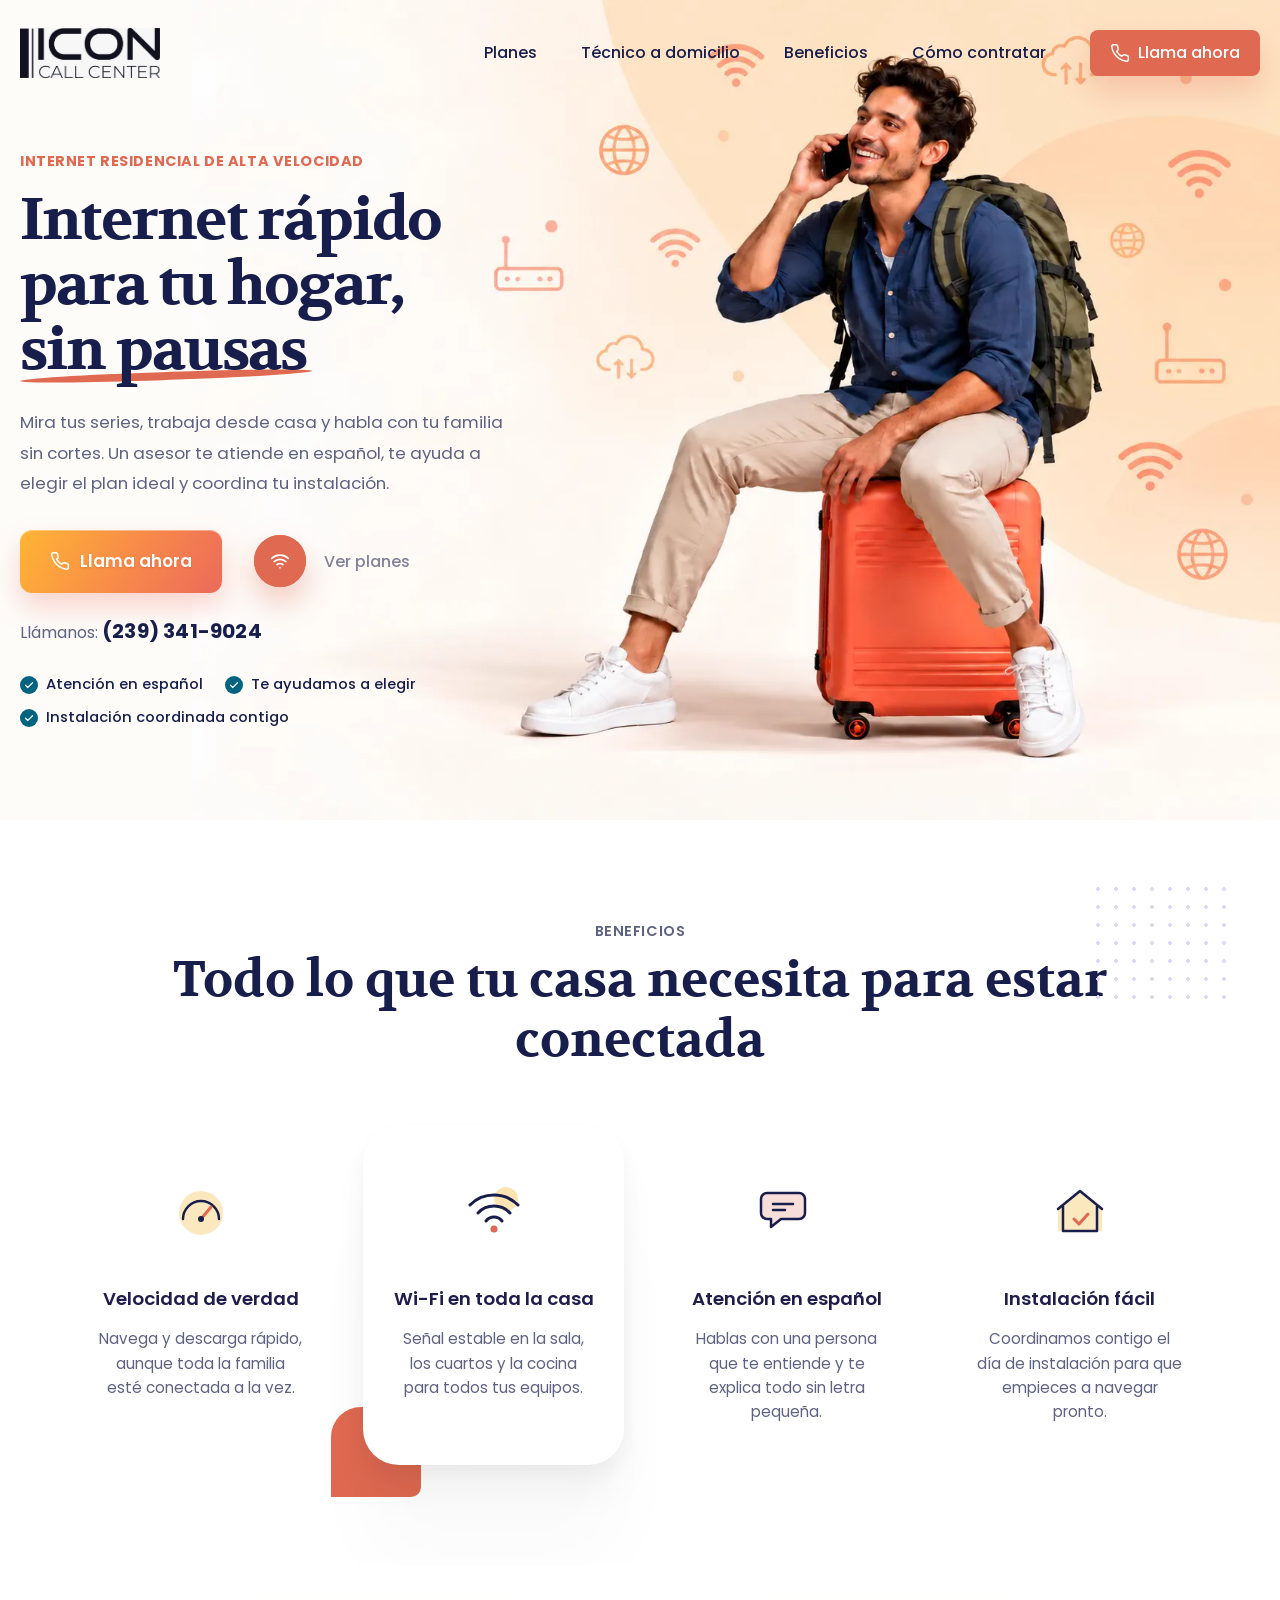
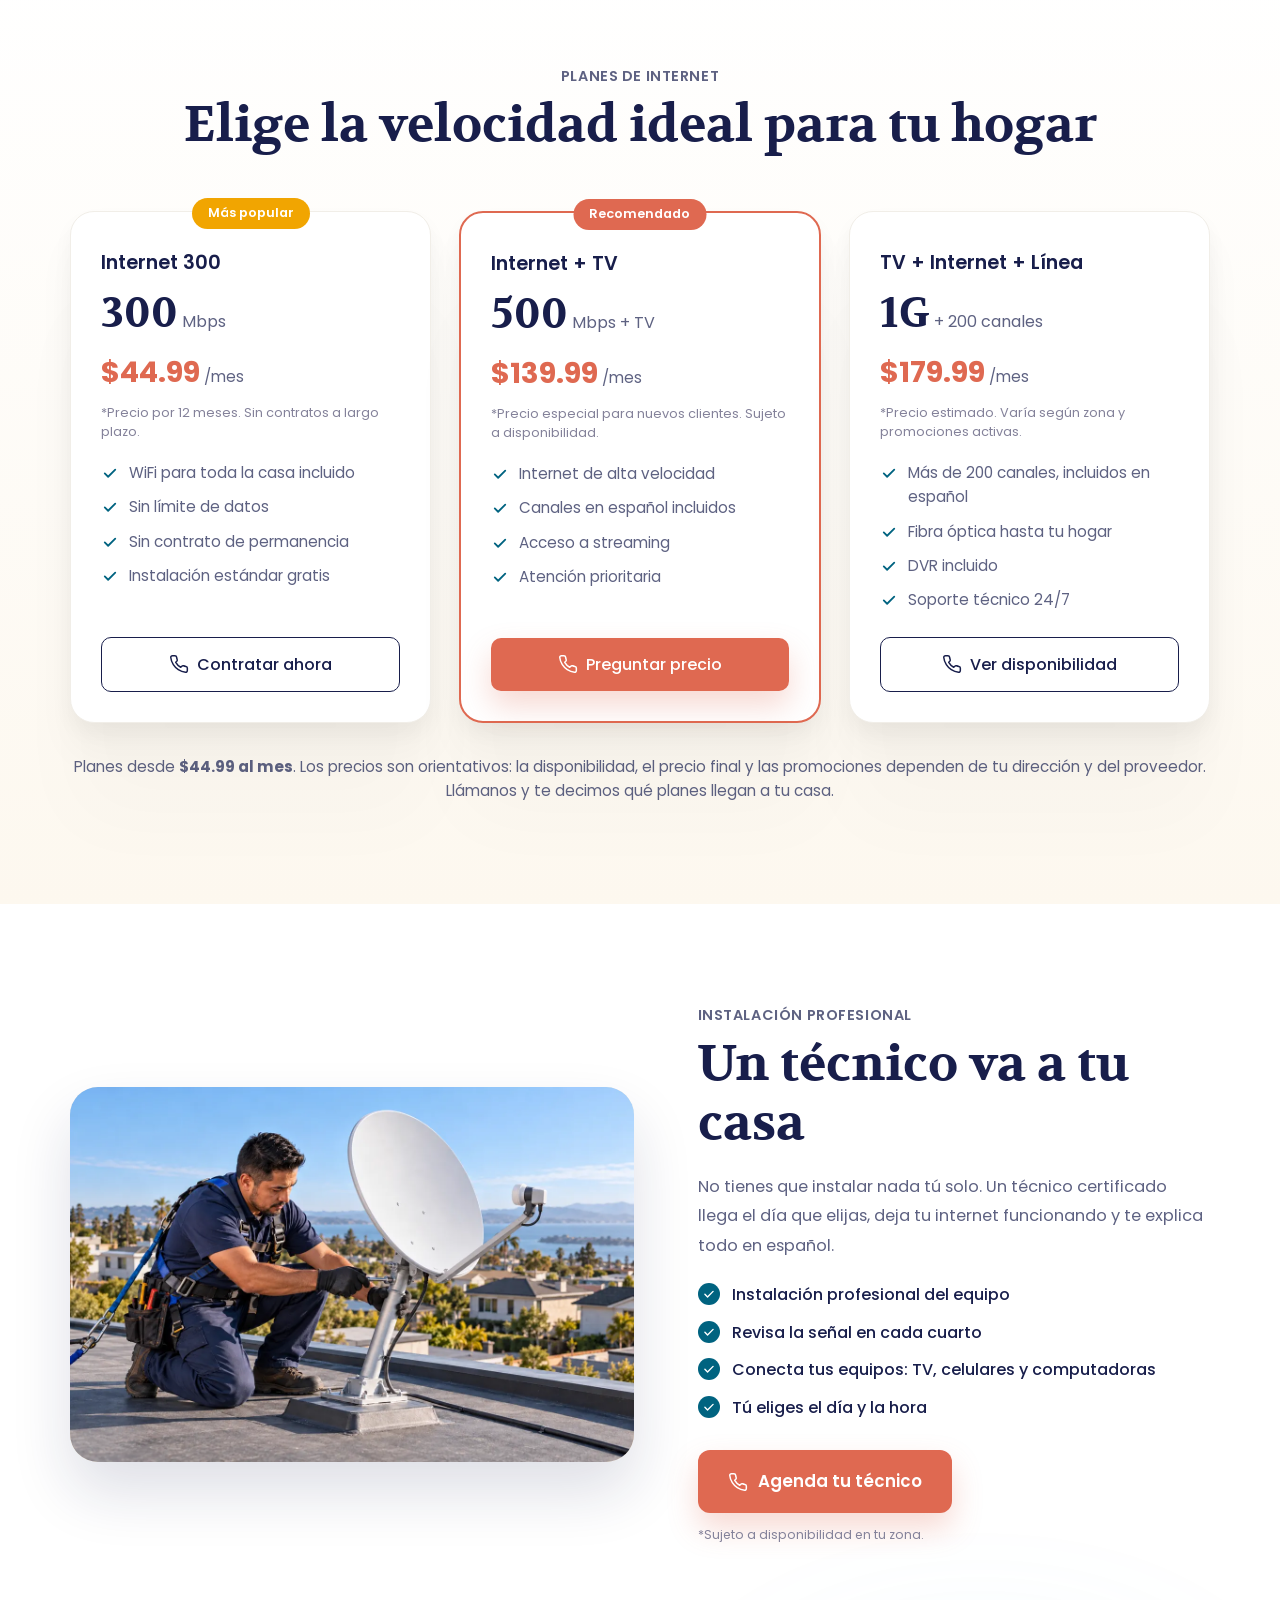
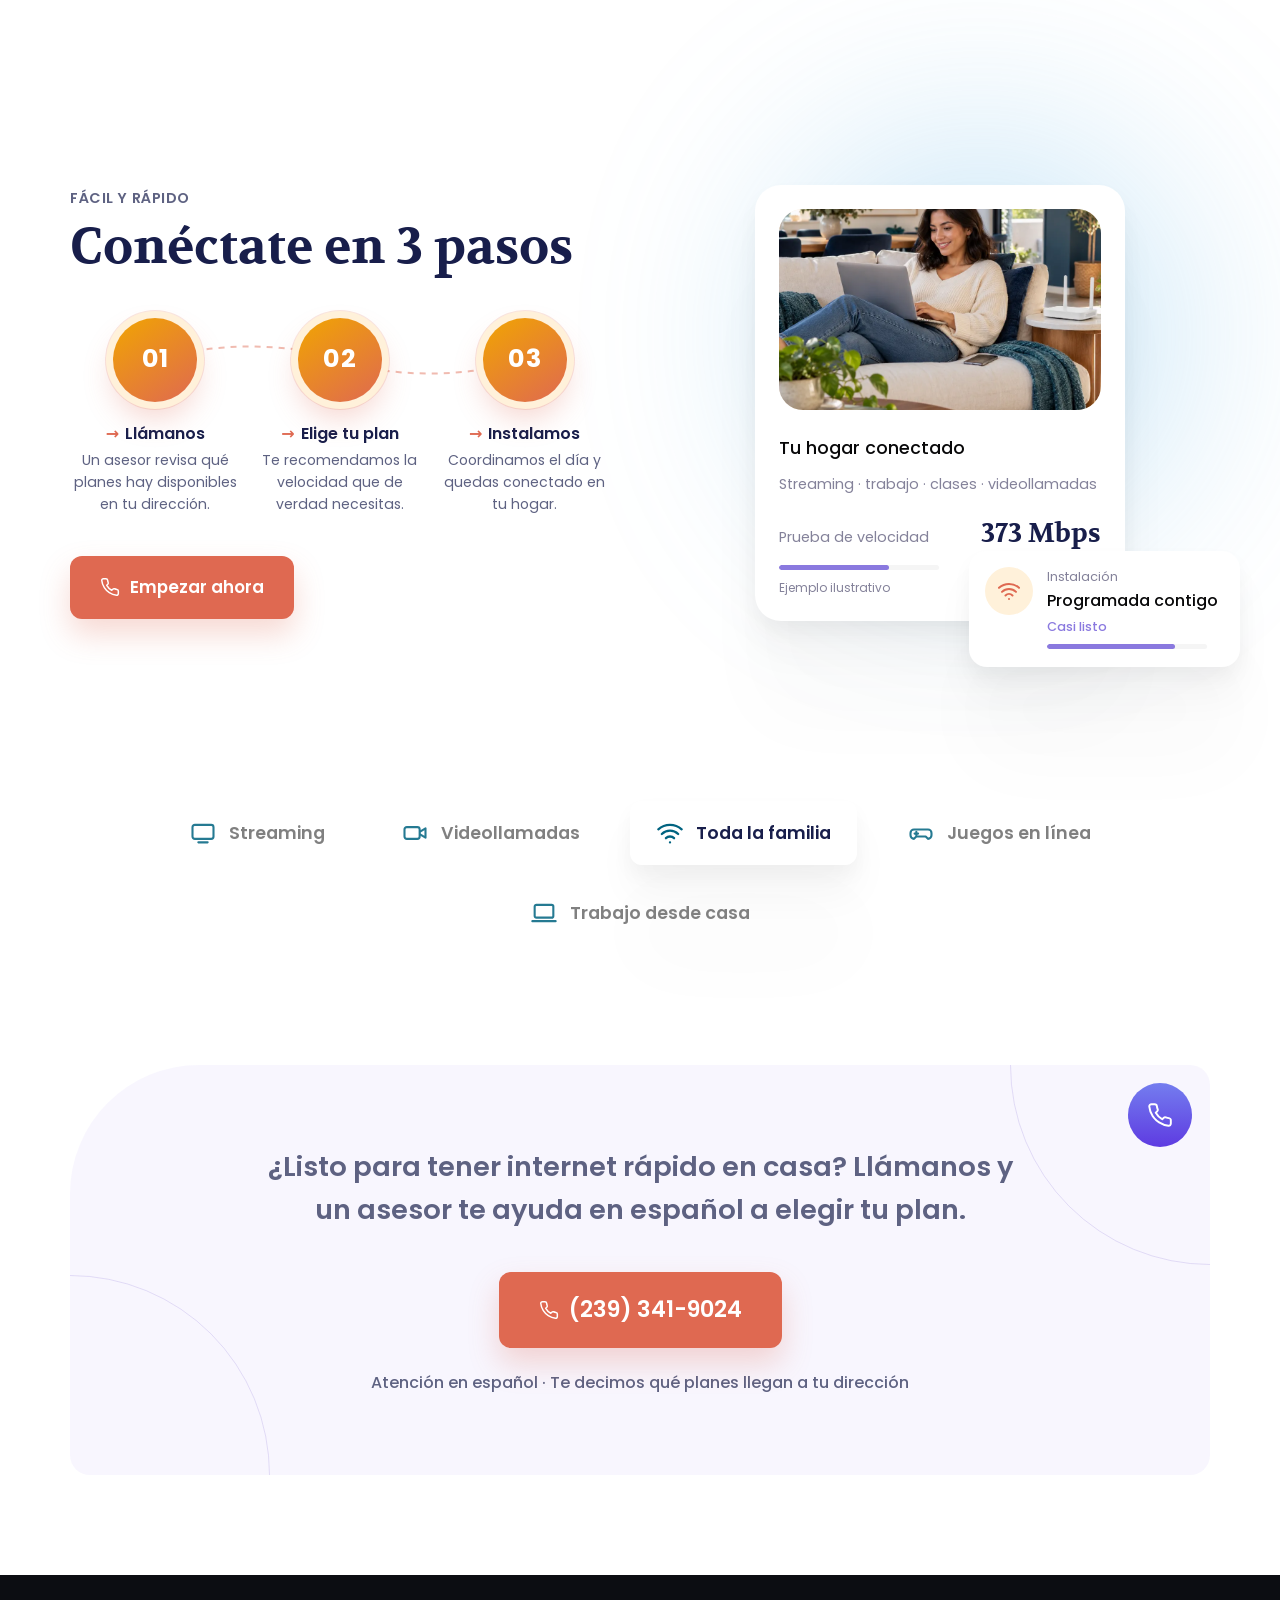
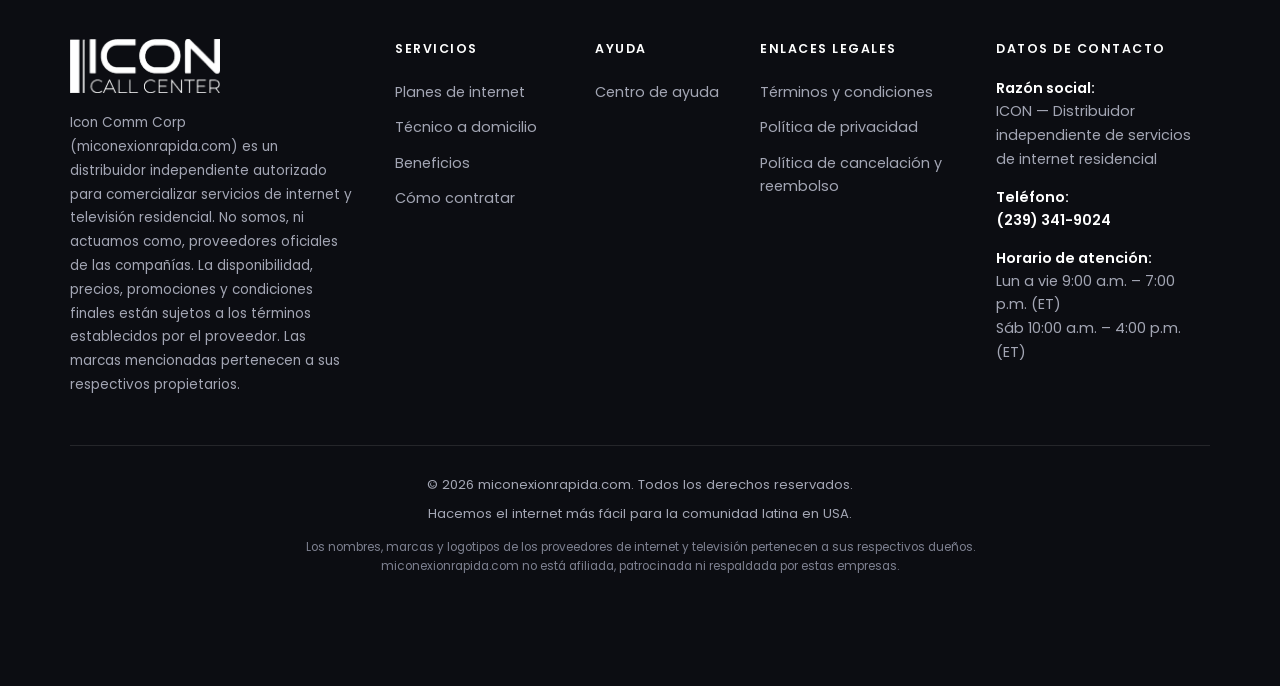
<file: index.html>
<!DOCTYPE html>
<html lang="es">
<head>
  <meta charset="UTF-8">
  <meta name="viewport" content="width=device-width, initial-scale=1.0, viewport-fit=cover">
  <meta name="theme-color" content="#ffffff">
  <title>Mi Conexión Rápida — Internet residencial rápido para tu hogar</title>
  <meta name="description" content="Internet residencial de alta velocidad para tu hogar en EE. UU. Te asesoramos en español: llámanos y elige el plan ideal para tu casa.">
  <link rel="canonical" href="https://miconexionrapida.com/">
  <meta property="og:type" content="website">
  <meta property="og:site_name" content="Mi Conexión Rápida">
  <meta property="og:title" content="Internet rápido para tu hogar, sin pausas">
  <meta property="og:description" content="Te asesoramos en español y un técnico va a tu casa. Llámanos: (239) 341-9024.">
  <meta property="og:url" content="https://miconexionrapida.com/">
  <meta property="og:image" content="https://miconexionrapida.com/img/hero-viajero.webp?v=2">
  <link rel="icon" href="img/favicon.svg" type="image/svg+xml">
  <script src="js/ads.js?v=20261014b"></script>
  <link rel="preconnect" href="https://fonts.googleapis.com">
  <link rel="preconnect" href="https://fonts.gstatic.com" crossorigin>
  <link href="https://fonts.googleapis.com/css2?family=Poppins:wght@400;500;600;700&family=Volkhov:wght@400;700&display=swap" rel="stylesheet">
  <link rel="preload" as="image" href="img/hero-viajero.webp?v=2" media="(min-width: 861px)">
  <link rel="stylesheet" href="css/styles.css?v=20261014d">
</head>
<body>

  <!-- ============ HEADER ============ -->
  <header class="header" id="header">
    <div class="container header__inner">
      <a href="#" class="header__logo" aria-label="Icon Call Center — inicio">
        <img src="img/logocabecera.jpeg" alt="Icon Call Center" width="637" height="229">
      </a>

      <nav class="nav" id="nav" aria-label="Principal">
        <ul class="nav__list">
          <li><a href="#planes">Planes</a></li>
          <li><a href="#tecnico">Técnico a domicilio</a></li>
          <li><a href="#beneficios">Beneficios</a></li>
          <li><a href="#contratar">Cómo contratar</a></li>
          <li><a href="tel:+12393419024" class="btn btn--orange btn--call" data-tel>
            <svg viewBox="0 0 24 24" aria-hidden="true"><use href="#i-phone"/></svg>
            <span data-tel-texto>Llama ahora</span>
          </a></li>
        </ul>
      </nav>

      <div class="header__mobile">
        <a href="tel:+12393419024" class="btn btn--outline btn--sm" data-tel>
          <svg viewBox="0 0 24 24" aria-hidden="true"><use href="#i-phone"/></svg>Llamar
        </a>
      </div>
    </div>
  </header>

  <main>
    <!-- ============ HERO ============ -->
    <!-- En escritorio la foto es el fondo del hero (lado izquierdo libre para el texto);
         en el móvil se muestra debajo del texto, recortada al viajero (img/hero-viajero-movil.webp). -->
    <section class="hero" id="inicio">
      <div class="container hero__inner">
        <div class="hero__content reveal">
          <p class="eyebrow eyebrow--orange">Internet residencial de alta velocidad</p>
          <h1 class="hero__title">
            Internet rápido<br>
            para tu hogar, <span class="underline">sin pausas</span>
          </h1>
          <p class="hero__text">
            Mira tus series, trabaja desde casa y habla con tu familia sin cortes.
            Un asesor te atiende en español, te ayuda a elegir el plan ideal y coordina tu instalación.
          </p>
          <div class="hero__actions">
            <a href="tel:+12393419024" class="btn btn--yellow btn--big" data-tel>
              <svg viewBox="0 0 24 24" aria-hidden="true"><use href="#i-phone"/></svg>
              Llama ahora
            </a>
            <a href="#planes" class="play">
              <span class="play__icon" aria-hidden="true">
                <svg width="20" height="20" viewBox="0 0 24 24"><use href="#i-wifi"/></svg>
              </span>
              Ver planes
            </a>
          </div>
          <p class="hero__tel">
            <span class="hero__tel-icon" aria-hidden="true"><svg viewBox="0 0 24 24"><use href="#i-phone"/></svg></span>
            <span class="hero__tel-label">Llámanos:</span>
            <a href="tel:+12393419024" data-tel data-tel-numero>(239) 341-9024</a>
          </p>
          <ul class="hero__badges">
            <li><svg viewBox="0 0 24 24" aria-hidden="true"><use href="#i-check"/></svg>Atención en español</li>
            <li><svg viewBox="0 0 24 24" aria-hidden="true"><use href="#i-check"/></svg>Te ayudamos a elegir</li>
            <li><svg viewBox="0 0 24 24" aria-hidden="true"><use href="#i-check"/></svg>Instalación coordinada contigo</li>
          </ul>
        </div>

        <div class="hero__media reveal">
          <img class="hero__img" src="img/hero-viajero-movil.webp?v=2" width="900" height="900"
               alt="Cliente sonriente hablando por teléfono con su asesor, sentado sobre su maleta">
        </div>
      </div>
    </section>

    <!-- ============ BENEFICIOS ============ -->
    <section class="section services" id="beneficios">
      <div class="dots dots--right" aria-hidden="true"></div>
      <div class="container">
        <header class="section__head reveal">
          <p class="eyebrow">Beneficios</p>
          <h2 class="section__title">Todo lo que tu casa necesita para estar conectada</h2>
        </header>

        <div class="services__grid" tabindex="0" role="region" aria-label="Beneficios">
          <article class="service reveal">
            <div class="service__icon">
              <svg viewBox="0 0 64 64"><circle cx="32" cy="34" r="22" fill="#F1A501" opacity=".25"/><path d="M14 40a18 18 0 0136 0" fill="none" stroke="#181E4B" stroke-width="2.5" stroke-linecap="round"/><path d="M32 40l10-12" stroke="#DF6951" stroke-width="3" stroke-linecap="round"/><circle cx="32" cy="40" r="3" fill="#181E4B"/></svg>
            </div>
            <h3>Velocidad de verdad</h3>
            <p>Navega y descarga rápido, aunque toda la familia esté conectada a la vez.</p>
          </article>

          <article class="service service--featured reveal">
            <span class="service__deco" aria-hidden="true"></span>
            <div class="service__icon">
              <svg viewBox="0 0 64 64"><use href="#i-wifi-grande"/></svg>
            </div>
            <h3>Wi-Fi en toda la casa</h3>
            <p>Señal estable en la sala, los cuartos y la cocina para todos tus equipos.</p>
          </article>

          <article class="service reveal">
            <div class="service__icon">
              <svg viewBox="0 0 64 64"><path d="M12 14h32a6 6 0 016 6v14a6 6 0 01-6 6H26l-10 8v-8h-4a6 6 0 01-6-6V20a6 6 0 016-6z" fill="#DF6951" opacity=".22"/><path d="M12 14h32a6 6 0 016 6v14a6 6 0 01-6 6H26l-10 8v-8h-4a6 6 0 01-6-6V20a6 6 0 016-6z" fill="none" stroke="#181E4B" stroke-width="2.5" stroke-linejoin="round"/><path d="M18 25h20M18 31h12" stroke="#181E4B" stroke-width="2.5" stroke-linecap="round"/></svg>
            </div>
            <h3>Atención en español</h3>
            <p>Hablas con una persona que te entiende y te explica todo sin letra pequeña.</p>
          </article>

          <article class="service reveal">
            <div class="service__icon">
              <svg viewBox="0 0 64 64"><path d="M10 30L32 12l22 18v22H10z" fill="#F1A501" opacity=".25"/><path d="M10 30L32 12l22 18" fill="none" stroke="#181E4B" stroke-width="2.5" stroke-linecap="round" stroke-linejoin="round"/><path d="M15 27v25h34V27" fill="none" stroke="#181E4B" stroke-width="2.5" stroke-linejoin="round"/><path d="M26 40l5 5 9-10" fill="none" stroke="#DF6951" stroke-width="3" stroke-linecap="round" stroke-linejoin="round"/></svg>
            </div>
            <h3>Instalación fácil</h3>
            <p>Coordinamos contigo el día de instalación para que empieces a navegar pronto.</p>
          </article>
        </div>
      </div>
    </section>

    <!-- ============ PLANES ============ -->
    <!-- Los planes están escritos aquí (no con JS) para que Google y los lectores sin JS vean precios y botones. -->
    <section class="section plans" id="planes">
      <div class="container">
        <header class="section__head reveal">
          <p class="eyebrow">Planes de internet</p>
          <h2 class="section__title">Elige la velocidad ideal para tu hogar</h2>
        </header>
        <div class="plans__grid" id="plansGrid">
          <article class="plan reveal">
            <span class="plan__tag plan__tag--alt">Más popular</span>
            <h3 class="plan__nombre">Internet 300</h3>
            <p class="plan__velocidad"><strong>300</strong> Mbps</p>
            <p class="plan__precio"><strong>$44.99</strong><span> /mes</span></p>
            <p class="plan__nota">*Precio por 12 meses. Sin contratos a largo plazo.</p>
            <ul class="plan__incluye">
              <li><svg viewBox="0 0 24 24" aria-hidden="true"><use href="#i-check"/></svg>WiFi para toda la casa incluido</li>
              <li><svg viewBox="0 0 24 24" aria-hidden="true"><use href="#i-check"/></svg>Sin límite de datos</li>
              <li><svg viewBox="0 0 24 24" aria-hidden="true"><use href="#i-check"/></svg>Sin contrato de permanencia</li>
              <li><svg viewBox="0 0 24 24" aria-hidden="true"><use href="#i-check"/></svg>Instalación estándar gratis</li>
            </ul>
            <a href="tel:+12393419024" class="btn btn--outline plan__btn" data-tel data-ubicacion="plan-300">
              <svg viewBox="0 0 24 24" aria-hidden="true"><use href="#i-phone"/></svg>Contratar ahora
            </a>
          </article>
          <article class="plan plan--destacado reveal">
            <span class="plan__tag">Recomendado</span>
            <h3 class="plan__nombre">Internet + TV</h3>
            <p class="plan__velocidad"><strong>500</strong> Mbps + TV</p>
            <p class="plan__precio"><strong>$139.99</strong><span> /mes</span></p>
            <p class="plan__nota">*Precio especial para nuevos clientes. Sujeto a disponibilidad.</p>
            <ul class="plan__incluye">
              <li><svg viewBox="0 0 24 24" aria-hidden="true"><use href="#i-check"/></svg>Internet de alta velocidad</li>
              <li><svg viewBox="0 0 24 24" aria-hidden="true"><use href="#i-check"/></svg>Canales en español incluidos</li>
              <li><svg viewBox="0 0 24 24" aria-hidden="true"><use href="#i-check"/></svg>Acceso a streaming</li>
              <li><svg viewBox="0 0 24 24" aria-hidden="true"><use href="#i-check"/></svg>Atención prioritaria</li>
            </ul>
            <a href="tel:+12393419024" class="btn btn--orange plan__btn" data-tel data-ubicacion="plan-internet-tv">
              <svg viewBox="0 0 24 24" aria-hidden="true"><use href="#i-phone"/></svg>Preguntar precio
            </a>
          </article>
          <article class="plan reveal">
            <h3 class="plan__nombre">TV + Internet + Línea</h3>
            <p class="plan__velocidad"><strong>1G</strong> + 200 canales</p>
            <p class="plan__precio"><strong>$179.99</strong><span> /mes</span></p>
            <p class="plan__nota">*Precio estimado. Varía según zona y promociones activas.</p>
            <ul class="plan__incluye">
              <li><svg viewBox="0 0 24 24" aria-hidden="true"><use href="#i-check"/></svg>Más de 200 canales, incluidos en español</li>
              <li><svg viewBox="0 0 24 24" aria-hidden="true"><use href="#i-check"/></svg>Fibra óptica hasta tu hogar</li>
              <li><svg viewBox="0 0 24 24" aria-hidden="true"><use href="#i-check"/></svg>DVR incluido</li>
              <li><svg viewBox="0 0 24 24" aria-hidden="true"><use href="#i-check"/></svg>Soporte técnico 24/7</li>
            </ul>
            <a href="tel:+12393419024" class="btn btn--outline plan__btn" data-tel data-ubicacion="plan-tv-internet-linea">
              <svg viewBox="0 0 24 24" aria-hidden="true"><use href="#i-phone"/></svg>Ver disponibilidad
            </a>
          </article>
        </div>
        <p class="plans__nota reveal">Planes desde <strong>$44.99 al mes</strong>. Los precios son orientativos: la disponibilidad,
          el precio final y las promociones dependen de tu dirección y del proveedor. Llámanos y te decimos qué planes llegan a tu casa.</p>
      </div>
    </section>

    <!-- ============ TÉCNICO A DOMICILIO ============ -->
    <!-- Foto: img/tecnico.webp -->
    <section class="section tech" id="tecnico">
      <div class="container tech__inner">
        <div class="tech__media reveal">
          <img src="img/tecnico.webp" width="1200" height="800" decoding="async" loading="lazy"
               alt="Técnico instalando la antena de internet en el techo de una casa">
        </div>

        <div class="tech__content reveal">
          <p class="eyebrow eyebrow--left">Instalación profesional</p>
          <h2 class="section__title section__title--left">Un técnico va a tu casa</h2>
          <p class="tech__text">
            No tienes que instalar nada tú solo. Un técnico certificado llega el día que elijas,
            deja tu internet funcionando y te explica todo en español.
          </p>
          <ul class="tech__list">
            <li><svg viewBox="0 0 24 24" aria-hidden="true"><use href="#i-check"/></svg>Instalación profesional del equipo</li>
            <li><svg viewBox="0 0 24 24" aria-hidden="true"><use href="#i-check"/></svg>Revisa la señal en cada cuarto</li>
            <li><svg viewBox="0 0 24 24" aria-hidden="true"><use href="#i-check"/></svg>Conecta tus equipos: TV, celulares y computadoras</li>
            <li><svg viewBox="0 0 24 24" aria-hidden="true"><use href="#i-check"/></svg>Tú eliges el día y la hora</li>
          </ul>
          <a href="tel:+12393419024" class="btn btn--orange btn--big tech__cta" data-tel>
            <svg viewBox="0 0 24 24" aria-hidden="true"><use href="#i-phone"/></svg>
            Agenda tu técnico
          </a>
          <p class="tech__nota">*Sujeto a disponibilidad en tu zona.</p>
        </div>
      </div>
    </section>

    <!-- ============ CÓMO CONTRATAR ============ -->
    <section class="section booking" id="contratar">
      <div class="container booking__inner">
        <div class="booking__content reveal">
          <p class="eyebrow eyebrow--left">Fácil y rápido</p>
          <h2 class="section__title section__title--left">Conéctate en 3 pasos</h2>

          <div class="steps-wrap">
            <svg class="steps__line" viewBox="0 0 300 40" preserveAspectRatio="none" aria-hidden="true">
              <path d="M0 20 C 40 2, 110 2, 150 20 S 260 38, 300 20" fill="none" stroke="currentColor" stroke-width="2" stroke-dasharray="6 6" vector-effect="non-scaling-stroke"/>
            </svg>
            <ol class="steps">
              <li class="step">
                <span class="step__num" aria-hidden="true">01</span>
                <h3><span class="step__arrow" aria-hidden="true">&rarr;</span>Llámanos</h3>
                <p>Un asesor revisa qué planes hay disponibles en tu dirección.</p>
              </li>
              <li class="step">
                <span class="step__num" aria-hidden="true">02</span>
                <h3><span class="step__arrow" aria-hidden="true">&rarr;</span>Elige tu plan</h3>
                <p>Te recomendamos la velocidad que de verdad necesitas.</p>
              </li>
              <li class="step">
                <span class="step__num" aria-hidden="true">03</span>
                <h3><span class="step__arrow" aria-hidden="true">&rarr;</span>Instalamos</h3>
                <p>Coordinamos el día y quedas conectado en tu hogar.</p>
              </li>
            </ol>
          </div>
          <a href="tel:+12393419024" class="btn btn--orange btn--big booking__cta" data-tel>
            <svg viewBox="0 0 24 24" aria-hidden="true"><use href="#i-phone"/></svg>
            Empezar ahora
          </a>
        </div>

        <div class="booking__visual reveal">
          <div class="trip-card">
            <img src="img/familiaconectada.webp" width="900" height="900" decoding="async" loading="lazy"
                 alt="Mujer sonriendo con su portátil en el sofá, con el router de internet junto a ella">
            <h3>Tu hogar conectado</h3>
            <p class="trip-card__meta">Streaming · trabajo · clases · videollamadas</p>
            <div class="speed">
              <div class="speed__head"><span>Prueba de velocidad</span><strong id="speedValue">0</strong></div>
              <div class="bar bar--wide"><span id="speedBar" style="width:0%"></span></div>
              <p class="speed__nota">Ejemplo ilustrativo</p>
            </div>
          </div>

          <div class="ongoing">
            <span class="ongoing__icon" aria-hidden="true"><svg viewBox="0 0 24 24"><use href="#i-wifi"/></svg></span>
            <div>
              <p class="ongoing__label">Instalación</p>
              <p class="ongoing__title">Programada contigo</p>
              <p class="ongoing__progress"><strong>Casi listo</strong></p>
              <div class="bar"><span style="width:80%"></span></div>
            </div>
          </div>
        </div>
      </div>
    </section>

    <!-- ============ PARA QUÉ TE SIRVE ============ -->
    <section class="partners" aria-label="Lo que puedes hacer con tu internet">
      <div class="container partners__row reveal">
        <span class="partner"><svg viewBox="0 0 24 24" aria-hidden="true"><rect x="3" y="5" width="18" height="12" rx="2" fill="none" stroke="currentColor" stroke-width="1.8"/><path d="M8 20h8" stroke="currentColor" stroke-width="1.8" stroke-linecap="round"/></svg>Streaming</span>
        <span class="partner"><svg viewBox="0 0 24 24" aria-hidden="true"><rect x="3" y="7" width="13" height="10" rx="2" fill="none" stroke="currentColor" stroke-width="1.8"/><path d="M16 11l5-3v8l-5-3" fill="none" stroke="currentColor" stroke-width="1.8" stroke-linejoin="round"/></svg>Videollamadas</span>
        <span class="partner is-active"><svg viewBox="0 0 24 24" aria-hidden="true"><use href="#i-wifi"/></svg>Toda la familia</span>
        <span class="partner"><svg viewBox="0 0 24 24" aria-hidden="true"><path d="M6 9h12a3 3 0 013 3v2a3 3 0 01-3 3l-2-2H8l-2 2a3 3 0 01-3-3v-2a3 3 0 013-3z" fill="none" stroke="currentColor" stroke-width="1.8" stroke-linejoin="round"/><path d="M8 11v3M6.5 12.5h3" stroke="currentColor" stroke-width="1.8" stroke-linecap="round"/></svg>Juegos en línea</span>
        <span class="partner"><svg viewBox="0 0 24 24" aria-hidden="true"><rect x="4" y="5" width="16" height="11" rx="1.5" fill="none" stroke="currentColor" stroke-width="1.8"/><path d="M2 19h20" stroke="currentColor" stroke-width="1.8" stroke-linecap="round"/></svg>Trabajo desde casa</span>
      </div>
    </section>

    <!-- ============ LLAMADA FINAL ============ -->
    <section class="section subscribe">
      <div class="container">
        <div class="subscribe__box reveal">
          <span class="subscribe__send" aria-hidden="true">
            <svg viewBox="0 0 24 24" style="color:#fff"><use href="#i-phone"/></svg>
          </span>
          <h2>¿Listo para tener internet rápido en casa? Llámanos y un asesor te ayuda en español a elegir tu plan.</h2>
          <a href="tel:+12393419024" class="btn btn--orange btn--big" data-tel>
            <svg viewBox="0 0 24 24" aria-hidden="true"><use href="#i-phone"/></svg>
            <span data-tel-numero>(239) 341-9024</span>
          </a>
          <p class="subscribe__msg">Atención en español · Te decimos qué planes llegan a tu dirección</p>
        </div>
      </div>
    </section>
  </main>

  <!-- ============ FOOTER ============ -->
  <footer class="footer">
    <div class="container footer__grid">
      <div class="footer__brand">
        <img class="footer__logo" src="img/logo-blanco.png" alt="Icon Comm Corp" width="615" height="221" loading="lazy">
        <p>Icon Comm Corp (miconexionrapida.com) es un distribuidor independiente autorizado para comercializar servicios
          de internet y televisión residencial. No somos, ni actuamos como, proveedores oficiales de las compañías.
          La disponibilidad, precios, promociones y condiciones finales están sujetos a los términos establecidos por
          el proveedor. Las marcas mencionadas pertenecen a sus respectivos propietarios.</p>
      </div>
      <div>
        <h3>Servicios</h3>
        <ul>
          <li><a href="#planes">Planes de internet</a></li>
          <li><a href="#tecnico">Técnico a domicilio</a></li>
          <li><a href="#beneficios">Beneficios</a></li>
          <li><a href="#contratar">Cómo contratar</a></li>
        </ul>
      </div>
      <div>
        <h3>Ayuda</h3>
        <ul><li><a href="ayuda.html">Centro de ayuda</a></li></ul>
      </div>
      <div>
        <h3>Enlaces legales</h3>
        <ul>
          <li><a href="terminos.html">Términos y condiciones</a></li>
          <li><a href="privacidad.html">Política de privacidad</a></li>
          <li><a href="cancelacion.html">Política de cancelación y reembolso</a></li>
        </ul>
      </div>
      <div class="footer__contacto">
        <h3>Datos de contacto</h3>
        <dl>
          <dt>Razón social:</dt>
          <dd>ICON — Distribuidor independiente de servicios de internet residencial</dd>
          <dt>Teléfono:</dt>
          <dd><a href="tel:+12393419024" data-tel data-tel-numero data-ubicacion="footer">(239) 341-9024</a></dd>
          <dt>Horario de atención:</dt>
          <dd>Lun a vie 9:00 a.m. – 7:00 p.m. (ET)<br>Sáb 10:00 a.m. – 4:00 p.m. (ET)</dd>
        </dl>
      </div>
    </div>
    <div class="container footer__bottom">
      <p>© 2026 miconexionrapida.com. Todos los derechos reservados.</p>
      <p>Hacemos el internet más fácil para la comunidad latina en USA.</p>
      <p class="footer__marcas">Los nombres, marcas y logotipos de los proveedores de internet y televisión pertenecen a sus
        respectivos dueños. miconexionrapida.com no está afiliada, patrocinada ni respaldada por estas empresas.</p>
    </div>
    <div class="container">
      <a href="tel:+12393419024" class="footer__call" data-tel data-ubicacion="barra-footer">
        <svg viewBox="0 0 24 24" aria-hidden="true"><use href="#i-phone"/></svg>
        Llama ahora — Atención en español
      </a>
    </div>
  </footer>

  <!-- Iconos compartidos -->
  <svg width="0" height="0" style="position:absolute" aria-hidden="true">
    <!-- Iconos de línea (estilo Lucide): trazo 1.8, extremos redondeados -->
    <symbol id="i-phone" viewBox="0 0 24 24">
      <path d="M22 16.92v3a2 2 0 0 1-2.18 2 19.79 19.79 0 0 1-8.63-3.07 19.5 19.5 0 0 1-6-6 19.79 19.79 0 0 1-3.07-8.67A2 2 0 0 1 4.11 2h3a2 2 0 0 1 2 1.72c.13.96.36 1.9.7 2.81a2 2 0 0 1-.45 2.11L8.09 9.91a16 16 0 0 0 6 6l1.27-1.27a2 2 0 0 1 2.11-.45c.91.34 1.85.57 2.81.7A2 2 0 0 1 22 16.92z" fill="none" stroke="currentColor" stroke-width="1.8" stroke-linecap="round" stroke-linejoin="round"/>
    </symbol>
    <symbol id="i-wifi" viewBox="0 0 24 24">
      <path d="M2 8.82a15 15 0 0 1 20 0M5 12.86a10 10 0 0 1 14 0M8.5 16.43a5 5 0 0 1 7 0M12 20h.01" fill="none" stroke="currentColor" stroke-width="2" stroke-linecap="round" stroke-linejoin="round"/>
    </symbol>
    <symbol id="i-wifi-grande" viewBox="0 0 64 64">
      <circle cx="44" cy="20" r="12" fill="#F1A501" opacity=".3"/>
      <path d="M8 26a34 34 0 0148 0M16 34a22 22 0 0132 0M24 42a10 10 0 0116 0" fill="none" stroke="#181E4B" stroke-width="3" stroke-linecap="round"/>
      <circle cx="32" cy="50" r="3.5" fill="#DF6951"/>
    </symbol>
    <symbol id="i-check" viewBox="0 0 24 24">
      <path d="M5 12.5l4.5 4.5L19 7.5" fill="none" stroke="currentColor" stroke-width="2.4" stroke-linecap="round" stroke-linejoin="round"/>
    </symbol>
  </svg>

  <script src="js/main.js?v=20261014b"></script>
</body>
</html>
</file>
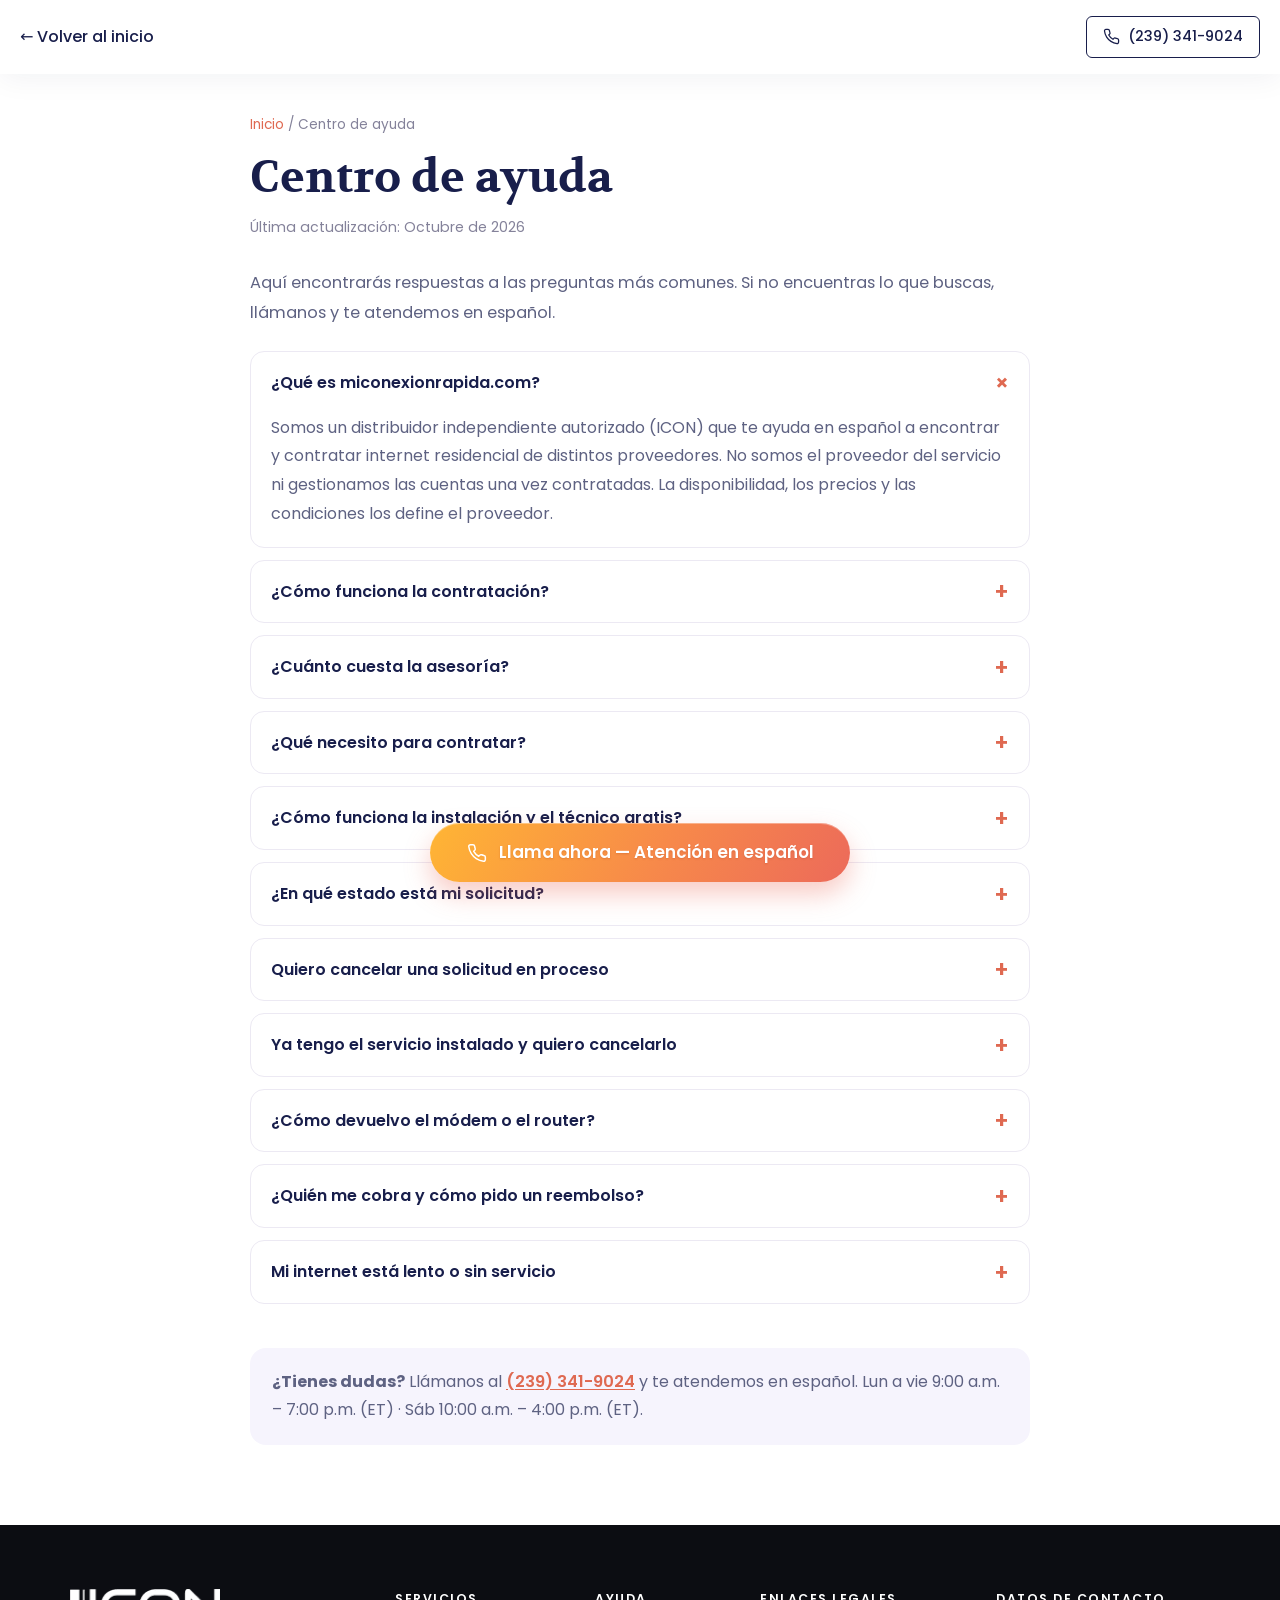
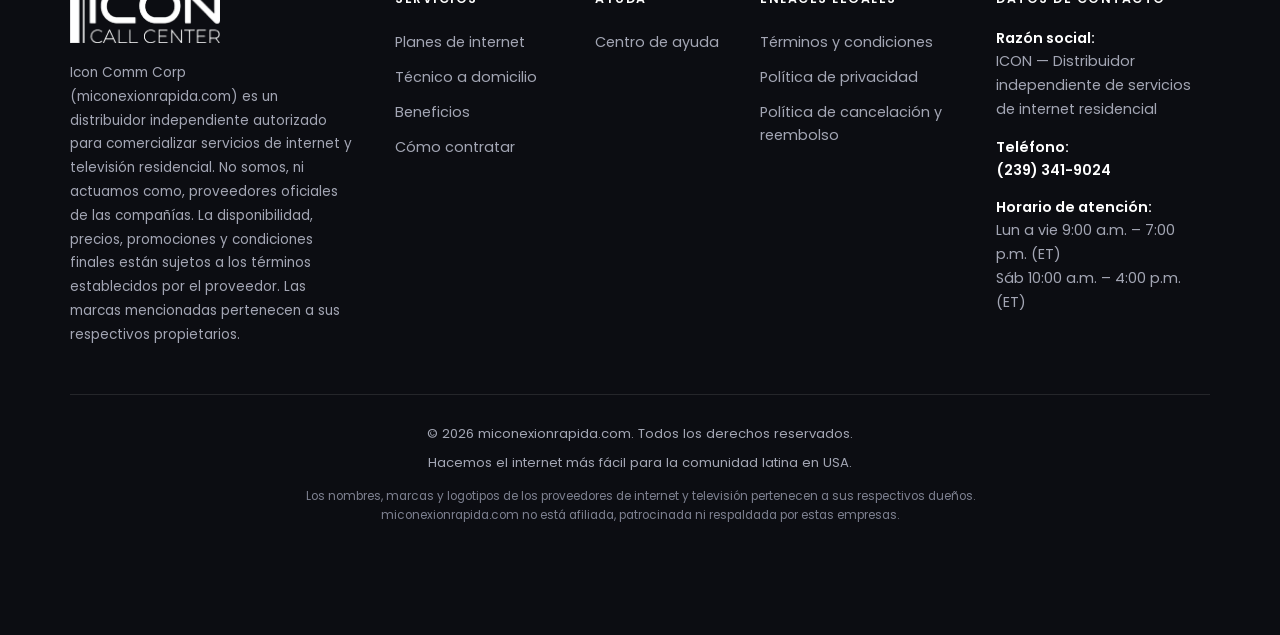
<file: ayuda.html>
<!DOCTYPE html>
<html lang="es">
<head>
  <meta charset="UTF-8">
  <meta name="viewport" content="width=device-width, initial-scale=1.0, viewport-fit=cover">
  <meta name="theme-color" content="#ffffff">
  <title>Centro de ayuda — Mi Conexión Rápida</title>
  <meta name="description" content="Preguntas frecuentes sobre la contratación de internet residencial con miconexionrapida.com.">
  <link rel="canonical" href="https://miconexionrapida.com/ayuda.html">
  <link rel="icon" href="img/favicon.svg" type="image/svg+xml">
  <script src="js/ads.js?v=20261014b"></script>
  <link rel="preconnect" href="https://fonts.googleapis.com">
  <link rel="preconnect" href="https://fonts.gstatic.com" crossorigin>
  <link href="https://fonts.googleapis.com/css2?family=Poppins:wght@400;500;600;700&family=Volkhov:wght@400;700&display=swap" rel="stylesheet">
  <link rel="stylesheet" href="css/styles.css?v=20261014d">
</head>
<body class="pagina-legal">

  <header class="header is-scrolled">
    <div class="container header__inner">
      <a href="index.html" class="legal__volver">&larr; Volver al inicio</a>
      <a href="tel:+12393419024" class="btn btn--outline btn--sm legal__llamar" data-tel data-ubicacion="header">
        <svg viewBox="0 0 24 24" aria-hidden="true"><use href="#i-phone"/></svg><span>(239) 341-9024</span>
      </a>
    </div>
  </header>

  <main class="legal">
    <div class="container legal__inner">
      <nav class="legal__migas" aria-label="Ruta"><a href="index.html">Inicio</a> / <span>Centro de ayuda</span></nav>
      <h1>Centro de ayuda</h1>
      <p class="legal__fecha">Última actualización: Octubre de 2026</p>

      <p class="legal__intro">Aquí encontrarás respuestas a las preguntas más comunes. Si no encuentras lo que buscas,
        llámanos y te atendemos en español.</p>
      <details class="faq" open>
        <summary>¿Qué es miconexionrapida.com?</summary>
        <div class="faq__r"><p>Somos un distribuidor independiente autorizado (ICON) que te ayuda en español a encontrar y contratar internet residencial de distintos proveedores. No somos el proveedor del servicio ni gestionamos las cuentas una vez contratadas. La disponibilidad, los precios y las condiciones los define el proveedor.</p></div>
      </details>
      <details class="faq">
        <summary>¿Cómo funciona la contratación?</summary>
        <div class="faq__r"><ol><li>Nos llamas y un asesor revisa qué proveedores y velocidades llegan a tu dirección.</li><li>Te explica las opciones, precios y condiciones del proveedor, y te recomienda el plan que necesitas.</li><li>Con tu autorización, envía la solicitud al proveedor.</li><li>El proveedor la revisa, programa la instalación y activa tu servicio.</li></ol></div>
      </details>
      <details class="faq">
        <summary>¿Cuánto cuesta la asesoría?</summary>
        <div class="faq__r"><p>Nada. Nuestra asesoría, la verificación de disponibilidad y la gestión de tu solicitud son gratuitas. Solo pagas al proveedor el plan que contratas.</p></div>
      </details>
      <details class="faq">
        <summary>¿Qué necesito para contratar?</summary>
        <div class="faq__r"><ul><li>La dirección donde quieres el servicio.</li><li>Una identificación oficial (según el proveedor, pasaporte o ID estatal).</li><li>Un teléfono y correo de contacto.</li></ul><p>Algunos proveedores revisan el crédito; si no tienes historial en EE.&nbsp;UU., pueden pedir un depósito.</p></div>
      </details>
      <details class="faq">
        <summary>¿Cómo funciona la instalación y el técnico gratis?</summary>
        <div class="faq__r"><p>Cuando el plan incluye instalación estándar gratis, un técnico del proveedor va a tu casa sin costo, instala el equipo y deja el internet funcionando. La fecha depende de la agenda del proveedor en tu zona; te ayudamos a coordinarla. Las instalaciones no estándar pueden tener costo.</p></div>
      </details>
      <details class="faq">
        <summary>¿En qué estado está mi solicitud?</summary>
        <div class="faq__r"><p>Las etapas habituales son: iniciada, en revisión del proveedor, aprobada, instalación programada y servicio activo. Los tiempos varían según el proveedor. Si tu solicitud sigue en proceso, llámanos y te decimos si aún podemos ayudarte.</p></div>
      </details>
      <details class="faq">
        <summary>Quiero cancelar una solicitud en proceso</summary>
        <div class="faq__r"><p>Llámanos cuanto antes. Revisaremos el estado y, si todavía tenemos acceso, intentaremos detenerla. Una vez que el proveedor la procesa, no podemos garantizar la cancelación. Más detalles en la <a href="cancelacion.html">política de cancelación y reembolso</a>.</p></div>
      </details>
      <details class="faq">
        <summary>Ya tengo el servicio instalado y quiero cancelarlo</summary>
        <div class="faq__r"><p>Debes comunicarte directamente con el proveedor. Encontrarás su contacto en el correo de bienvenida, la confirmación de la orden o tu factura.</p></div>
      </details>
      <details class="faq">
        <summary>¿Cómo devuelvo el módem o el router?</summary>
        <div class="faq__r"><p>Con el proveedor que te lo entregó. Él define el plazo, el lugar de entrega y si hay cargos por equipo no devuelto. Nosotros no recibimos equipos.</p></div>
      </details>
      <details class="faq">
        <summary>¿Quién me cobra y cómo pido un reembolso?</summary>
        <div class="faq__r"><p>El proveedor emite y cobra las facturas, incluidos impuestos y cargos de instalación o equipo, y es quien evalúa cualquier reembolso. Podemos explicarte la información del proceso inicial, pero no modificar facturas.</p></div>
      </details>
      <details class="faq">
        <summary>Mi internet está lento o sin servicio</summary>
        <div class="faq__r"><p>El soporte técnico lo da el proveedor. Antes de llamarle, prueba a reiniciar el módem y el router (desconéctalos 30 segundos) y acércate al router para comprobar la señal Wi-Fi. Si el problema sigue, contacta al proveedor.</p></div>
      </details>
      <aside class="legal__aviso">
        <p><strong>¿Tienes dudas?</strong> Llámanos al <a href="tel:+12393419024" data-tel>(239) 341-9024</a> y te atendemos en español.
          Lun a vie 9:00 a.m. – 7:00 p.m. (ET) · Sáb 10:00 a.m. – 4:00 p.m. (ET).</p>
      </aside>
    </div>
  </main>

  <!-- ============ FOOTER ============ -->
  <footer class="footer">
    <div class="container footer__grid">
      <div class="footer__brand">
        <img class="footer__logo" src="img/logo-blanco.png" alt="Icon Comm Corp" width="615" height="221" loading="lazy">
        <p>Icon Comm Corp (miconexionrapida.com) es un distribuidor independiente autorizado para comercializar servicios
          de internet y televisión residencial. No somos, ni actuamos como, proveedores oficiales de las compañías.
          La disponibilidad, precios, promociones y condiciones finales están sujetos a los términos establecidos por
          el proveedor. Las marcas mencionadas pertenecen a sus respectivos propietarios.</p>
      </div>
      <div>
        <h3>Servicios</h3>
        <ul>
          <li><a href="index.html#planes">Planes de internet</a></li>
          <li><a href="index.html#tecnico">Técnico a domicilio</a></li>
          <li><a href="index.html#beneficios">Beneficios</a></li>
          <li><a href="index.html#contratar">Cómo contratar</a></li>
        </ul>
      </div>
      <div>
        <h3>Ayuda</h3>
        <ul><li><a href="ayuda.html">Centro de ayuda</a></li></ul>
      </div>
      <div>
        <h3>Enlaces legales</h3>
        <ul>
          <li><a href="terminos.html">Términos y condiciones</a></li>
          <li><a href="privacidad.html">Política de privacidad</a></li>
          <li><a href="cancelacion.html">Política de cancelación y reembolso</a></li>
        </ul>
      </div>
      <div class="footer__contacto">
        <h3>Datos de contacto</h3>
        <dl>
          <dt>Razón social:</dt>
          <dd>ICON — Distribuidor independiente de servicios de internet residencial</dd>
          <dt>Teléfono:</dt>
          <dd><a href="tel:+12393419024" data-tel data-tel-numero data-ubicacion="footer">(239) 341-9024</a></dd>
          <dt>Horario de atención:</dt>
          <dd>Lun a vie 9:00 a.m. – 7:00 p.m. (ET)<br>Sáb 10:00 a.m. – 4:00 p.m. (ET)</dd>
        </dl>
      </div>
    </div>
    <div class="container footer__bottom">
      <p>© 2026 miconexionrapida.com. Todos los derechos reservados.</p>
      <p>Hacemos el internet más fácil para la comunidad latina en USA.</p>
      <p class="footer__marcas">Los nombres, marcas y logotipos de los proveedores de internet y televisión pertenecen a sus
        respectivos dueños. miconexionrapida.com no está afiliada, patrocinada ni respaldada por estas empresas.</p>
    </div>
    <div class="container">
      <a href="tel:+12393419024" class="footer__call" data-tel data-ubicacion="barra-footer">
        <svg viewBox="0 0 24 24" aria-hidden="true"><use href="#i-phone"/></svg>
        Llama ahora — Atención en español
      </a>
    </div>
  </footer>

  <svg width="0" height="0" style="position:absolute" aria-hidden="true">
    <symbol id="i-phone" viewBox="0 0 24 24">
      <path d="M22 16.92v3a2 2 0 0 1-2.18 2 19.79 19.79 0 0 1-8.63-3.07 19.5 19.5 0 0 1-6-6 19.79 19.79 0 0 1-3.07-8.67A2 2 0 0 1 4.11 2h3a2 2 0 0 1 2 1.72c.13.96.36 1.9.7 2.81a2 2 0 0 1-.45 2.11L8.09 9.91a16 16 0 0 0 6 6l1.27-1.27a2 2 0 0 1 2.11-.45c.91.34 1.85.57 2.81.7A2 2 0 0 1 22 16.92z" fill="none" stroke="currentColor" stroke-width="1.8" stroke-linecap="round" stroke-linejoin="round"/>
    </symbol>
  </svg>
</body>
</html>
</file>
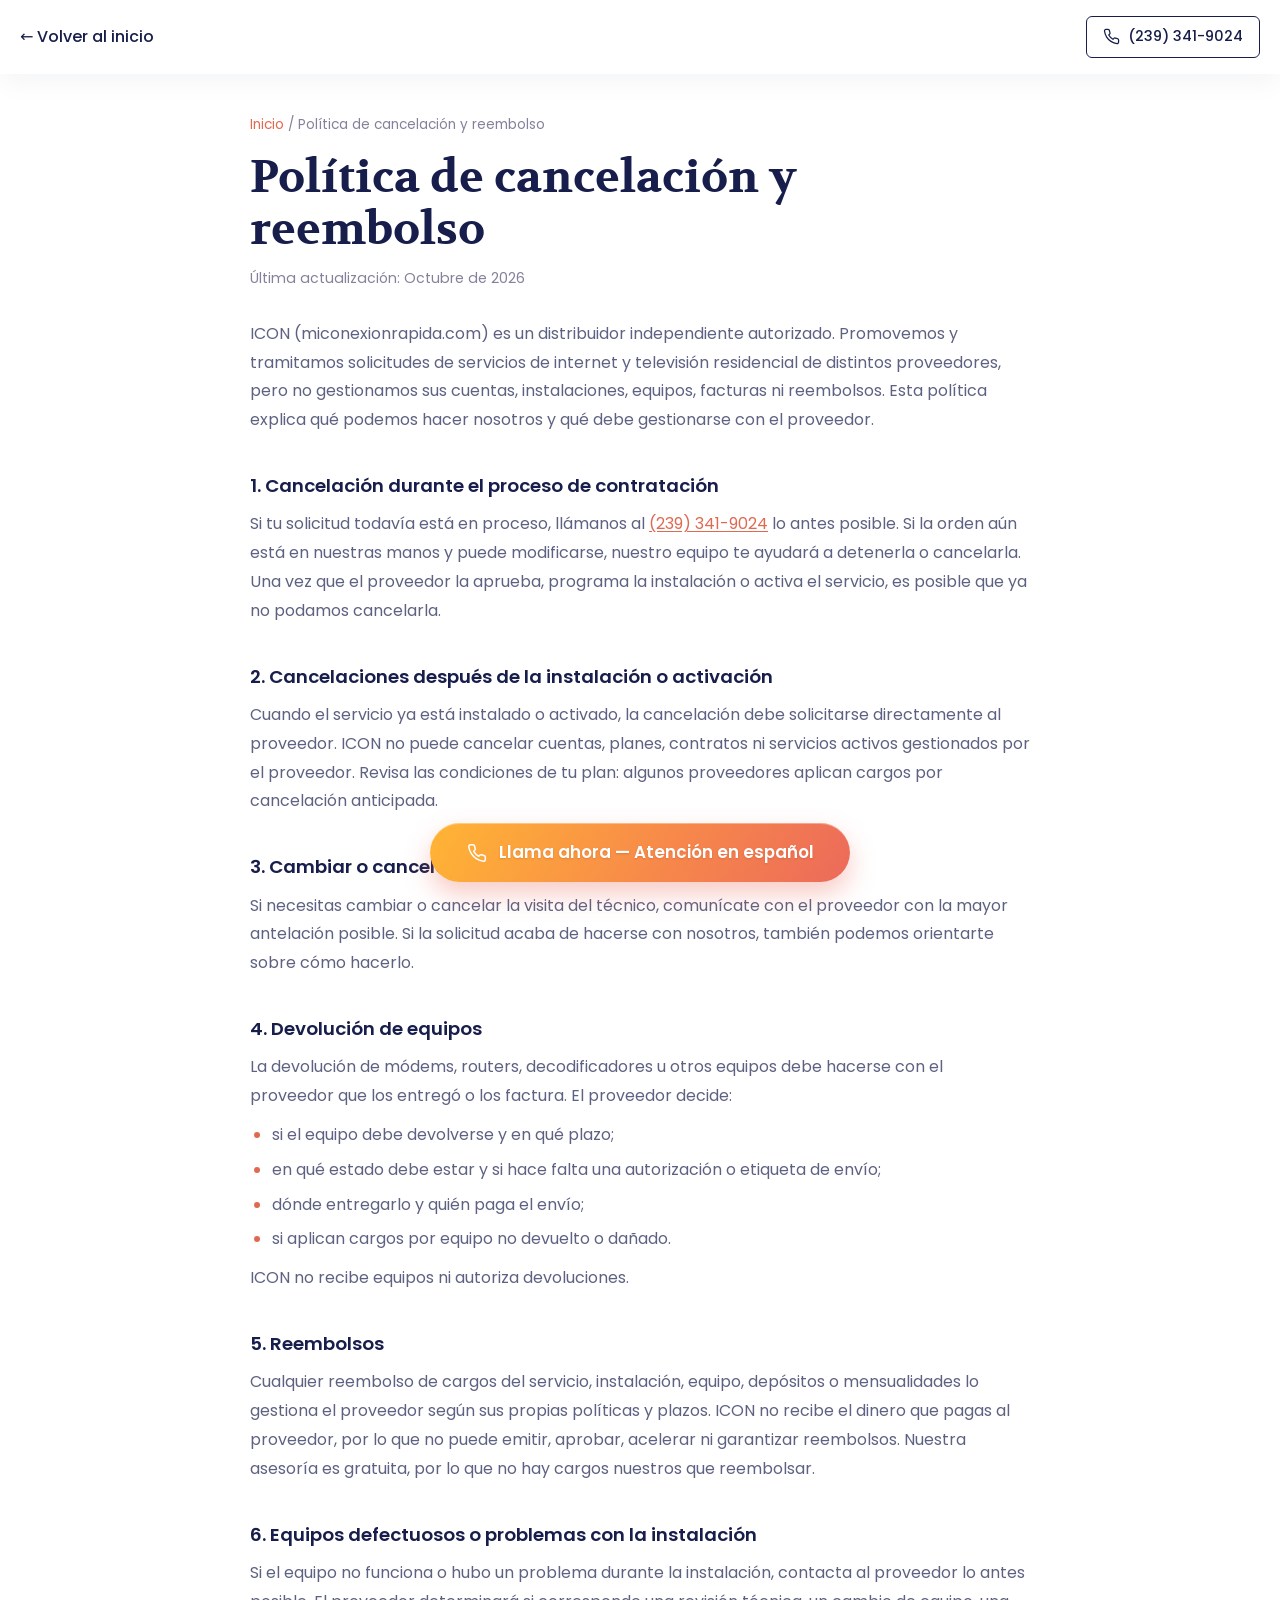
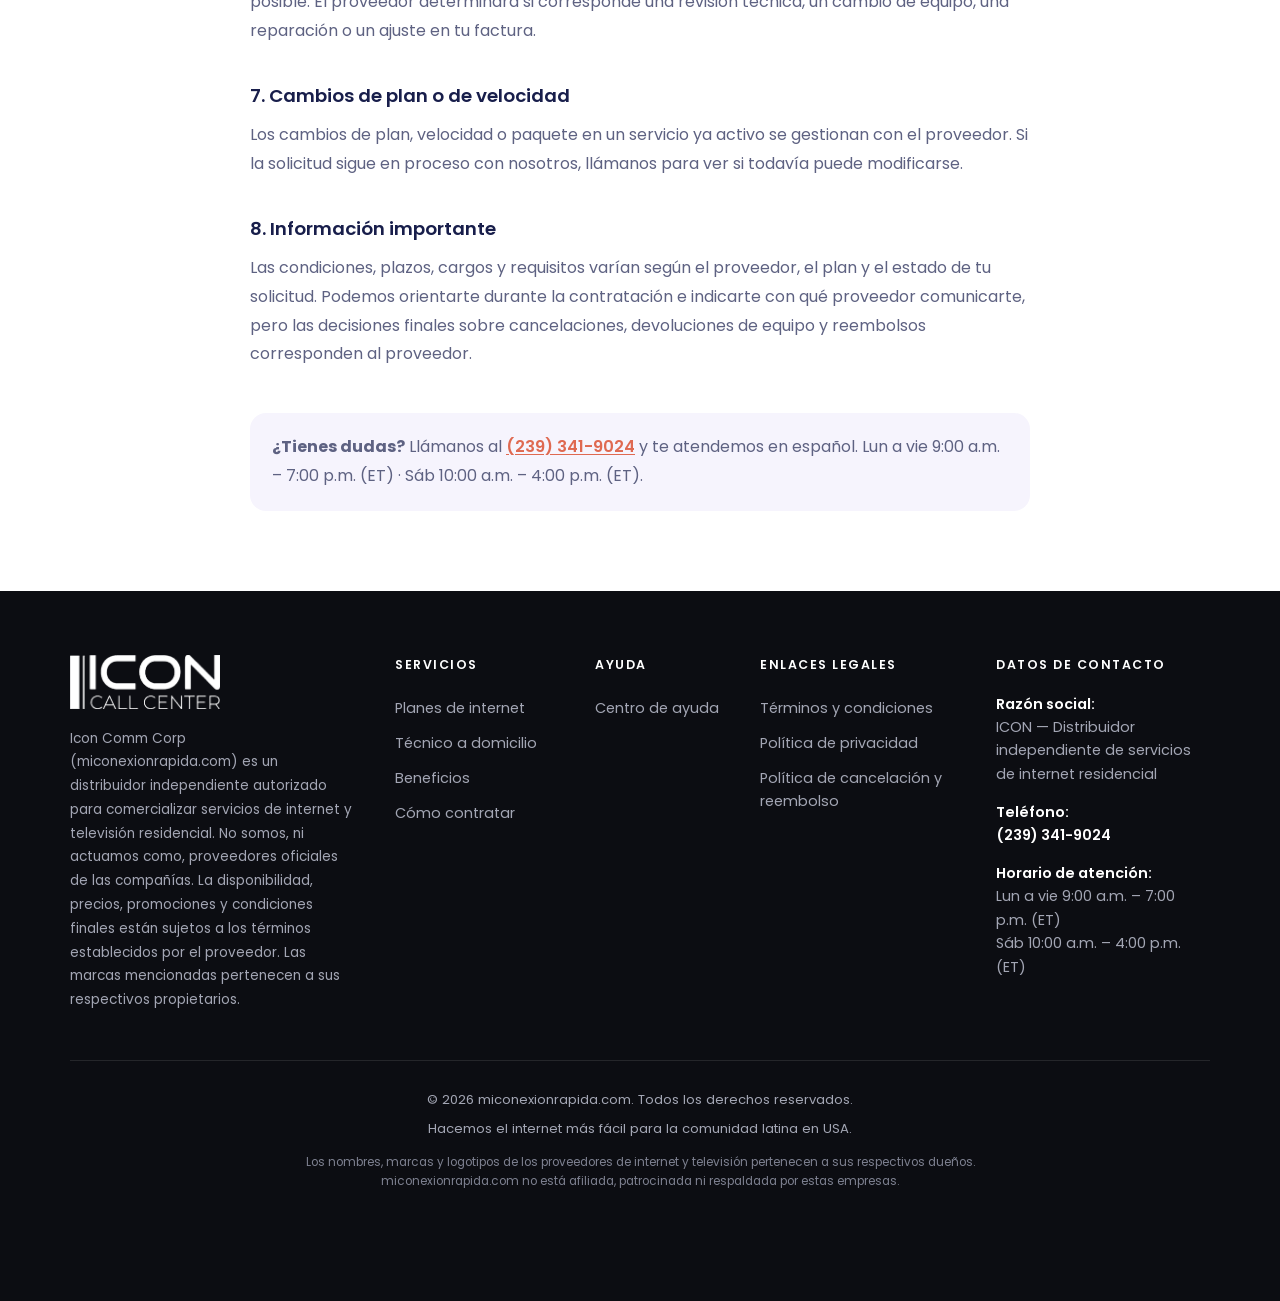
<file: cancelacion.html>
<!DOCTYPE html>
<html lang="es">
<head>
  <meta charset="UTF-8">
  <meta name="viewport" content="width=device-width, initial-scale=1.0, viewport-fit=cover">
  <meta name="theme-color" content="#ffffff">
  <title>Política de cancelación y reembolso — Mi Conexión Rápida</title>
  <meta name="description" content="Cómo cancelar una solicitud de internet residencial y a quién dirigir devoluciones de equipo y reembolsos.">
  <link rel="canonical" href="https://miconexionrapida.com/cancelacion.html">
  <link rel="icon" href="img/favicon.svg" type="image/svg+xml">
  <script src="js/ads.js?v=20261014b"></script>
  <link rel="preconnect" href="https://fonts.googleapis.com">
  <link rel="preconnect" href="https://fonts.gstatic.com" crossorigin>
  <link href="https://fonts.googleapis.com/css2?family=Poppins:wght@400;500;600;700&family=Volkhov:wght@400;700&display=swap" rel="stylesheet">
  <link rel="stylesheet" href="css/styles.css?v=20261014d">
</head>
<body class="pagina-legal">

  <header class="header is-scrolled">
    <div class="container header__inner">
      <a href="index.html" class="legal__volver">&larr; Volver al inicio</a>
      <a href="tel:+12393419024" class="btn btn--outline btn--sm legal__llamar" data-tel data-ubicacion="header">
        <svg viewBox="0 0 24 24" aria-hidden="true"><use href="#i-phone"/></svg><span>(239) 341-9024</span>
      </a>
    </div>
  </header>

  <main class="legal">
    <div class="container legal__inner">
      <nav class="legal__migas" aria-label="Ruta"><a href="index.html">Inicio</a> / <span>Política de cancelación y reembolso</span></nav>
      <h1>Política de cancelación y reembolso</h1>
      <p class="legal__fecha">Última actualización: Octubre de 2026</p>

      <p>ICON (miconexionrapida.com) es un distribuidor independiente autorizado. Promovemos y tramitamos
        solicitudes de servicios de internet y televisión residencial de distintos proveedores, pero no gestionamos sus
        cuentas, instalaciones, equipos, facturas ni reembolsos. Esta política explica qué podemos hacer nosotros y qué
        debe gestionarse con el proveedor.</p>

      <h2>1. Cancelación durante el proceso de contratación</h2>
      <p>Si tu solicitud todavía está en proceso, llámanos al <a href="tel:+12393419024" data-tel>(239) 341-9024</a> lo antes
        posible. Si la orden aún está en nuestras manos y puede modificarse, nuestro equipo te ayudará a detenerla o
        cancelarla. Una vez que el proveedor la aprueba, programa la instalación o activa el servicio, es posible que ya no
        podamos cancelarla.</p>

      <h2>2. Cancelaciones después de la instalación o activación</h2>
      <p>Cuando el servicio ya está instalado o activado, la cancelación debe solicitarse directamente al proveedor.
        ICON no puede cancelar cuentas, planes, contratos ni servicios activos gestionados por el proveedor. Revisa
        las condiciones de tu plan: algunos proveedores aplican cargos por cancelación anticipada.</p>

      <h2>3. Cambiar o cancelar la cita de instalación</h2>
      <p>Si necesitas cambiar o cancelar la visita del técnico, comunícate con el proveedor con la mayor antelación
        posible. Si la solicitud acaba de hacerse con nosotros, también podemos orientarte sobre cómo hacerlo.</p>

      <h2>4. Devolución de equipos</h2>
      <p>La devolución de módems, routers, decodificadores u otros equipos debe hacerse con el proveedor que los entregó o
        los factura. El proveedor decide:</p>
      <ul>
        <li>si el equipo debe devolverse y en qué plazo;</li>
        <li>en qué estado debe estar y si hace falta una autorización o etiqueta de envío;</li>
        <li>dónde entregarlo y quién paga el envío;</li>
        <li>si aplican cargos por equipo no devuelto o dañado.</li>
      </ul>
      <p>ICON no recibe equipos ni autoriza devoluciones.</p>

      <h2>5. Reembolsos</h2>
      <p>Cualquier reembolso de cargos del servicio, instalación, equipo, depósitos o mensualidades lo gestiona el
        proveedor según sus propias políticas y plazos. ICON no recibe el dinero que pagas al proveedor, por lo que no
        puede emitir, aprobar, acelerar ni garantizar reembolsos. Nuestra asesoría es gratuita, por lo que no hay cargos
        nuestros que reembolsar.</p>

      <h2>6. Equipos defectuosos o problemas con la instalación</h2>
      <p>Si el equipo no funciona o hubo un problema durante la instalación, contacta al proveedor lo antes posible. El
        proveedor determinará si corresponde una revisión técnica, un cambio de equipo, una reparación o un ajuste en tu
        factura.</p>

      <h2>7. Cambios de plan o de velocidad</h2>
      <p>Los cambios de plan, velocidad o paquete en un servicio ya activo se gestionan con el proveedor. Si la solicitud
        sigue en proceso con nosotros, llámanos para ver si todavía puede modificarse.</p>

      <h2>8. Información importante</h2>
      <p>Las condiciones, plazos, cargos y requisitos varían según el proveedor, el plan y el estado de tu solicitud.
        Podemos orientarte durante la contratación e indicarte con qué proveedor comunicarte, pero las decisiones finales
        sobre cancelaciones, devoluciones de equipo y reembolsos corresponden al proveedor.</p>
      <aside class="legal__aviso">
        <p><strong>¿Tienes dudas?</strong> Llámanos al <a href="tel:+12393419024" data-tel>(239) 341-9024</a> y te atendemos en español.
          Lun a vie 9:00 a.m. – 7:00 p.m. (ET) · Sáb 10:00 a.m. – 4:00 p.m. (ET).</p>
      </aside>
    </div>
  </main>

  <!-- ============ FOOTER ============ -->
  <footer class="footer">
    <div class="container footer__grid">
      <div class="footer__brand">
        <img class="footer__logo" src="img/logo-blanco.png" alt="Icon Comm Corp" width="615" height="221" loading="lazy">
        <p>Icon Comm Corp (miconexionrapida.com) es un distribuidor independiente autorizado para comercializar servicios
          de internet y televisión residencial. No somos, ni actuamos como, proveedores oficiales de las compañías.
          La disponibilidad, precios, promociones y condiciones finales están sujetos a los términos establecidos por
          el proveedor. Las marcas mencionadas pertenecen a sus respectivos propietarios.</p>
      </div>
      <div>
        <h3>Servicios</h3>
        <ul>
          <li><a href="index.html#planes">Planes de internet</a></li>
          <li><a href="index.html#tecnico">Técnico a domicilio</a></li>
          <li><a href="index.html#beneficios">Beneficios</a></li>
          <li><a href="index.html#contratar">Cómo contratar</a></li>
        </ul>
      </div>
      <div>
        <h3>Ayuda</h3>
        <ul><li><a href="ayuda.html">Centro de ayuda</a></li></ul>
      </div>
      <div>
        <h3>Enlaces legales</h3>
        <ul>
          <li><a href="terminos.html">Términos y condiciones</a></li>
          <li><a href="privacidad.html">Política de privacidad</a></li>
          <li><a href="cancelacion.html">Política de cancelación y reembolso</a></li>
        </ul>
      </div>
      <div class="footer__contacto">
        <h3>Datos de contacto</h3>
        <dl>
          <dt>Razón social:</dt>
          <dd>ICON — Distribuidor independiente de servicios de internet residencial</dd>
          <dt>Teléfono:</dt>
          <dd><a href="tel:+12393419024" data-tel data-tel-numero data-ubicacion="footer">(239) 341-9024</a></dd>
          <dt>Horario de atención:</dt>
          <dd>Lun a vie 9:00 a.m. – 7:00 p.m. (ET)<br>Sáb 10:00 a.m. – 4:00 p.m. (ET)</dd>
        </dl>
      </div>
    </div>
    <div class="container footer__bottom">
      <p>© 2026 miconexionrapida.com. Todos los derechos reservados.</p>
      <p>Hacemos el internet más fácil para la comunidad latina en USA.</p>
      <p class="footer__marcas">Los nombres, marcas y logotipos de los proveedores de internet y televisión pertenecen a sus
        respectivos dueños. miconexionrapida.com no está afiliada, patrocinada ni respaldada por estas empresas.</p>
    </div>
    <div class="container">
      <a href="tel:+12393419024" class="footer__call" data-tel data-ubicacion="barra-footer">
        <svg viewBox="0 0 24 24" aria-hidden="true"><use href="#i-phone"/></svg>
        Llama ahora — Atención en español
      </a>
    </div>
  </footer>

  <svg width="0" height="0" style="position:absolute" aria-hidden="true">
    <symbol id="i-phone" viewBox="0 0 24 24">
      <path d="M22 16.92v3a2 2 0 0 1-2.18 2 19.79 19.79 0 0 1-8.63-3.07 19.5 19.5 0 0 1-6-6 19.79 19.79 0 0 1-3.07-8.67A2 2 0 0 1 4.11 2h3a2 2 0 0 1 2 1.72c.13.96.36 1.9.7 2.81a2 2 0 0 1-.45 2.11L8.09 9.91a16 16 0 0 0 6 6l1.27-1.27a2 2 0 0 1 2.11-.45c.91.34 1.85.57 2.81.7A2 2 0 0 1 22 16.92z" fill="none" stroke="currentColor" stroke-width="1.8" stroke-linecap="round" stroke-linejoin="round"/>
    </symbol>
  </svg>
</body>
</html>
</file>
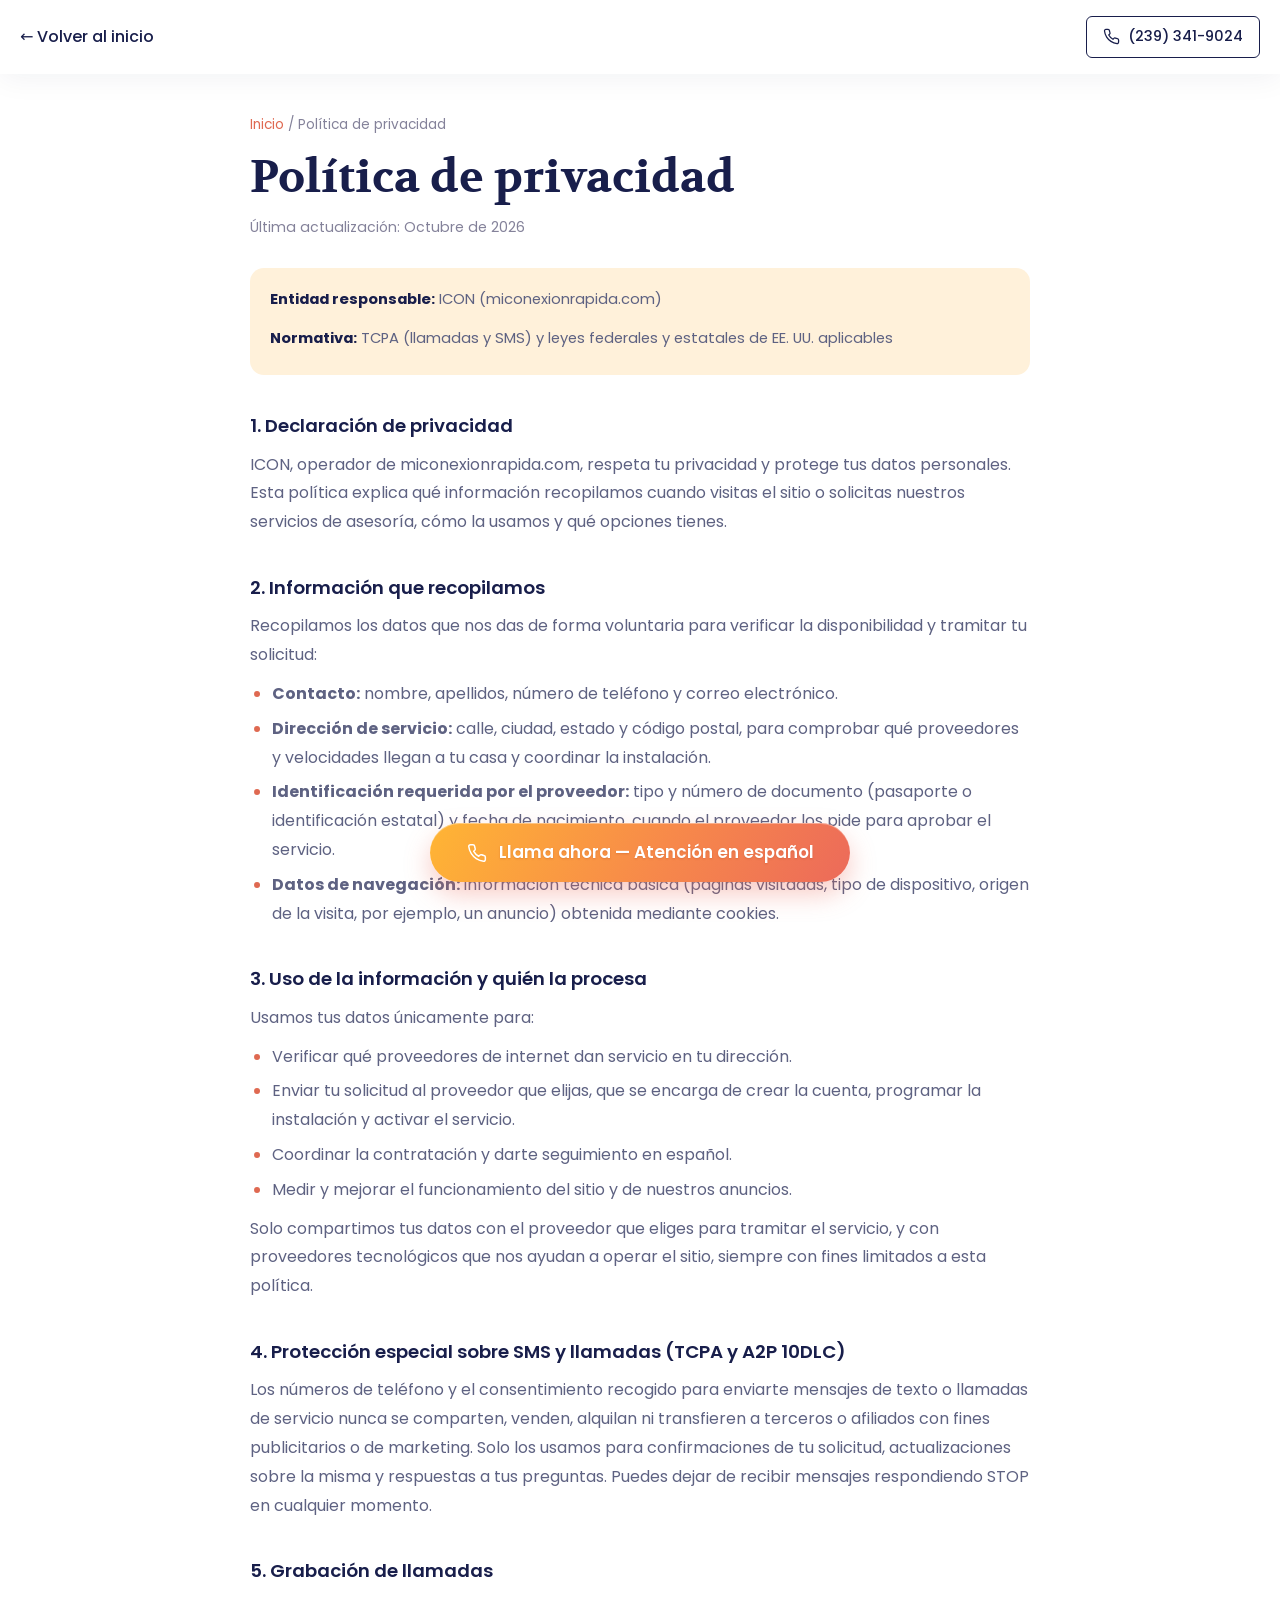
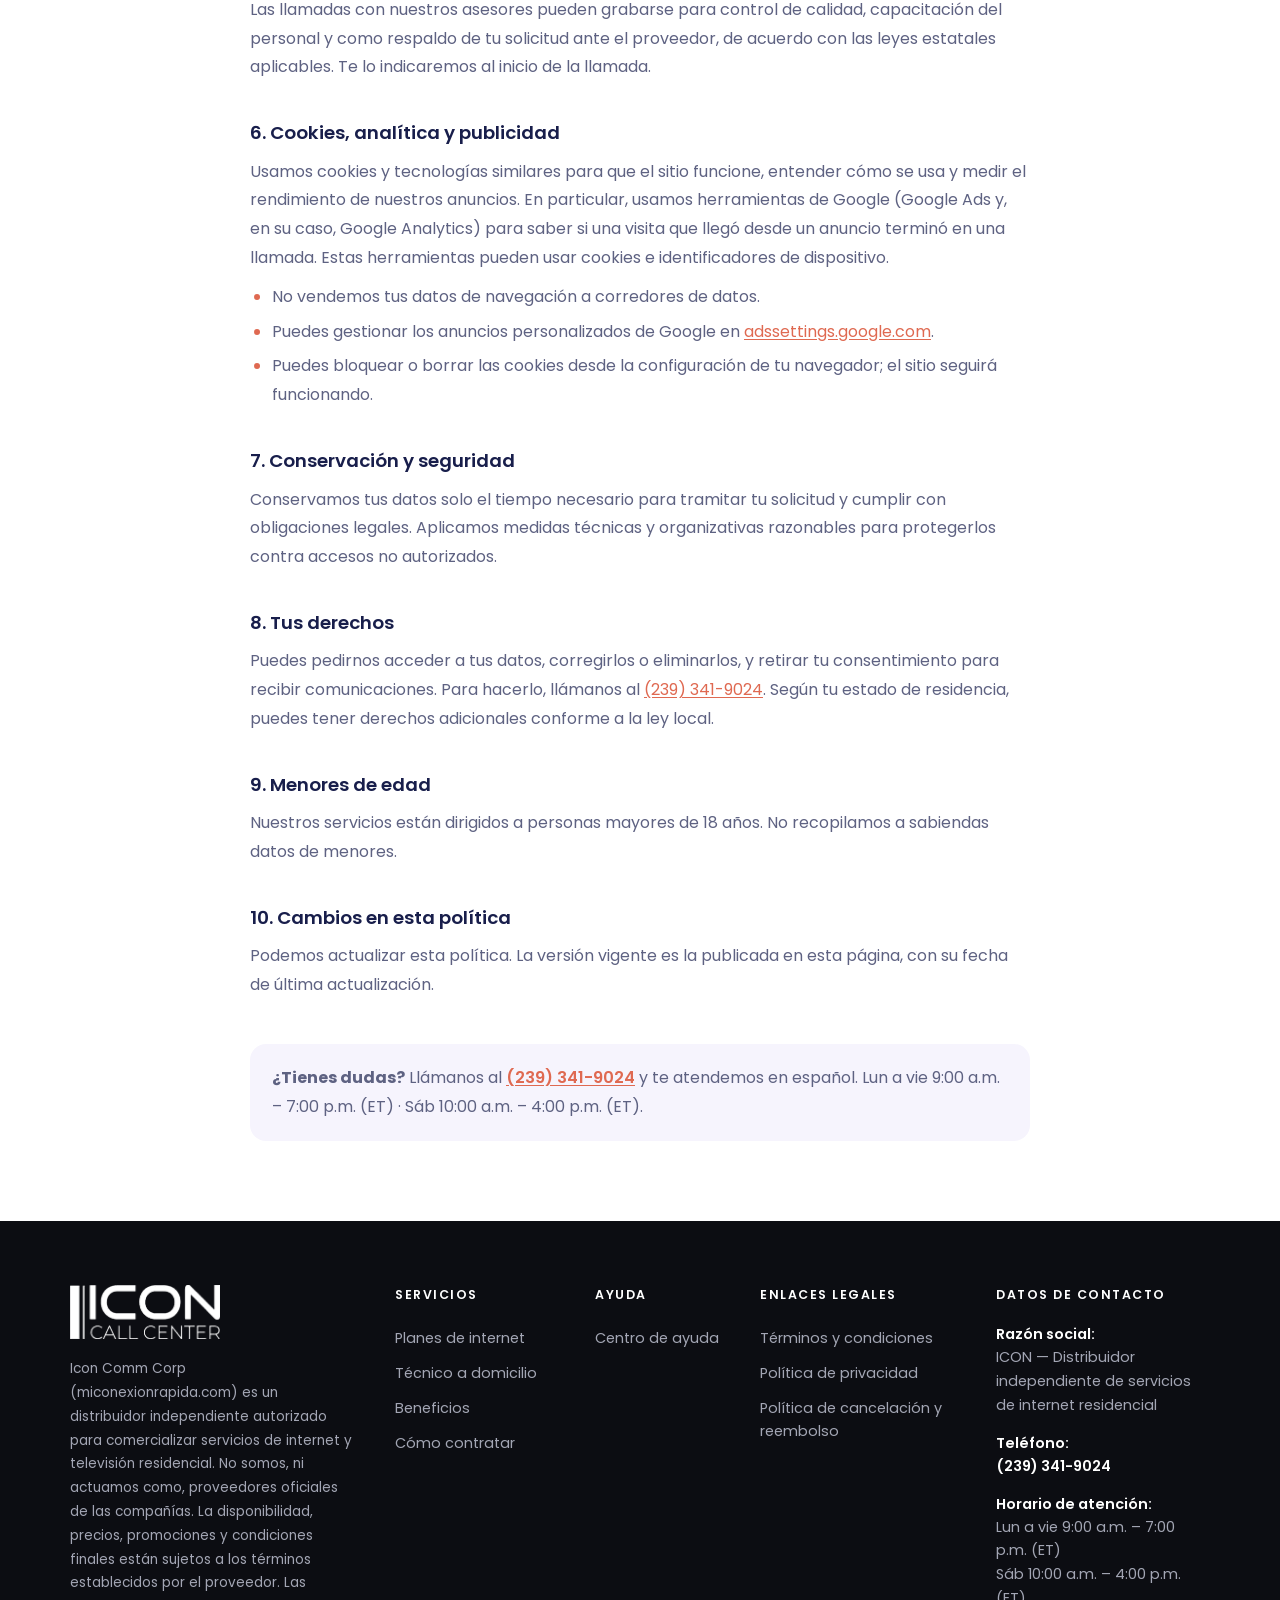
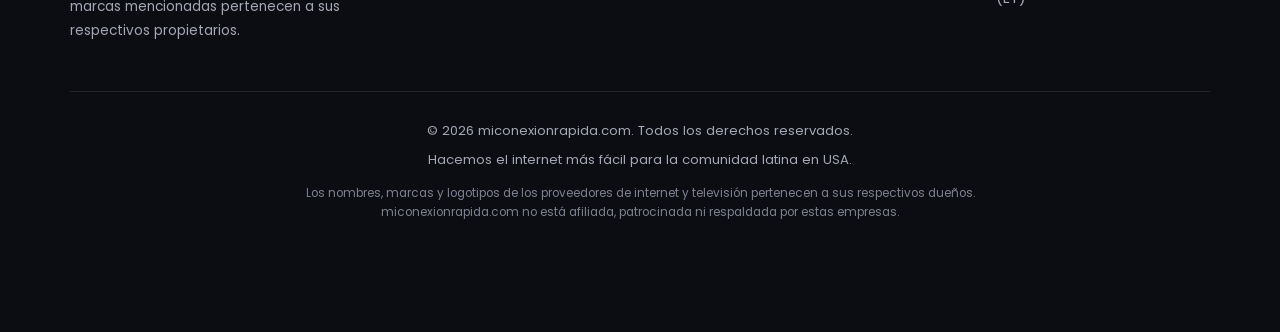
<file: privacidad.html>
<!DOCTYPE html>
<html lang="es">
<head>
  <meta charset="UTF-8">
  <meta name="viewport" content="width=device-width, initial-scale=1.0, viewport-fit=cover">
  <meta name="theme-color" content="#ffffff">
  <title>Política de privacidad — Mi Conexión Rápida</title>
  <meta name="description" content="Cómo miconexionrapida.com recopila, usa y protege tus datos personales.">
  <link rel="canonical" href="https://miconexionrapida.com/privacidad.html">
  <link rel="icon" href="img/favicon.svg" type="image/svg+xml">
  <script src="js/ads.js?v=20261014b"></script>
  <link rel="preconnect" href="https://fonts.googleapis.com">
  <link rel="preconnect" href="https://fonts.gstatic.com" crossorigin>
  <link href="https://fonts.googleapis.com/css2?family=Poppins:wght@400;500;600;700&family=Volkhov:wght@400;700&display=swap" rel="stylesheet">
  <link rel="stylesheet" href="css/styles.css?v=20261014d">
</head>
<body class="pagina-legal">

  <header class="header is-scrolled">
    <div class="container header__inner">
      <a href="index.html" class="legal__volver">&larr; Volver al inicio</a>
      <a href="tel:+12393419024" class="btn btn--outline btn--sm legal__llamar" data-tel data-ubicacion="header">
        <svg viewBox="0 0 24 24" aria-hidden="true"><use href="#i-phone"/></svg><span>(239) 341-9024</span>
      </a>
    </div>
  </header>

  <main class="legal">
    <div class="container legal__inner">
      <nav class="legal__migas" aria-label="Ruta"><a href="index.html">Inicio</a> / <span>Política de privacidad</span></nav>
      <h1>Política de privacidad</h1>
      <p class="legal__fecha">Última actualización: Octubre de 2026</p>

      <ul class="legal__datos">
        <li><strong>Entidad responsable:</strong> ICON (miconexionrapida.com)</li>
        <li><strong>Normativa:</strong> TCPA (llamadas y SMS) y leyes federales y estatales de EE.&nbsp;UU. aplicables</li>
      </ul>

      <h2>1. Declaración de privacidad</h2>
      <p>ICON, operador de miconexionrapida.com, respeta tu privacidad y protege tus datos personales. Esta política
        explica qué información recopilamos cuando visitas el sitio o solicitas nuestros servicios de asesoría, cómo la
        usamos y qué opciones tienes.</p>

      <h2>2. Información que recopilamos</h2>
      <p>Recopilamos los datos que nos das de forma voluntaria para verificar la disponibilidad y tramitar tu solicitud:</p>
      <ul>
        <li><strong>Contacto:</strong> nombre, apellidos, número de teléfono y correo electrónico.</li>
        <li><strong>Dirección de servicio:</strong> calle, ciudad, estado y código postal, para comprobar qué proveedores y
          velocidades llegan a tu casa y coordinar la instalación.</li>
        <li><strong>Identificación requerida por el proveedor:</strong> tipo y número de documento (pasaporte o
          identificación estatal) y fecha de nacimiento, cuando el proveedor los pide para aprobar el servicio.</li>
        <li><strong>Datos de navegación:</strong> información técnica básica (páginas visitadas, tipo de dispositivo,
          origen de la visita, por ejemplo, un anuncio) obtenida mediante cookies.</li>
      </ul>

      <h2>3. Uso de la información y quién la procesa</h2>
      <p>Usamos tus datos únicamente para:</p>
      <ul>
        <li>Verificar qué proveedores de internet dan servicio en tu dirección.</li>
        <li>Enviar tu solicitud al proveedor que elijas, que se encarga de crear la cuenta, programar la instalación y
          activar el servicio.</li>
        <li>Coordinar la contratación y darte seguimiento en español.</li>
        <li>Medir y mejorar el funcionamiento del sitio y de nuestros anuncios.</li>
      </ul>
      <p>Solo compartimos tus datos con el proveedor que eliges para tramitar el servicio, y con proveedores tecnológicos
        que nos ayudan a operar el sitio, siempre con fines limitados a esta política.</p>

      <h2>4. Protección especial sobre SMS y llamadas (TCPA y A2P 10DLC)</h2>
      <p>Los números de teléfono y el consentimiento recogido para enviarte mensajes de texto o llamadas de servicio nunca
        se comparten, venden, alquilan ni transfieren a terceros o afiliados con fines publicitarios o de marketing. Solo
        los usamos para confirmaciones de tu solicitud, actualizaciones sobre la misma y respuestas a tus preguntas.
        Puedes dejar de recibir mensajes respondiendo STOP en cualquier momento.</p>

      <h2>5. Grabación de llamadas</h2>
      <p>Las llamadas con nuestros asesores pueden grabarse para control de calidad, capacitación del personal y como
        respaldo de tu solicitud ante el proveedor, de acuerdo con las leyes estatales aplicables. Te lo indicaremos al
        inicio de la llamada.</p>

      <h2>6. Cookies, analítica y publicidad</h2>
      <p>Usamos cookies y tecnologías similares para que el sitio funcione, entender cómo se usa y medir el rendimiento de
        nuestros anuncios. En particular, usamos herramientas de Google (Google Ads y, en su caso, Google Analytics) para
        saber si una visita que llegó desde un anuncio terminó en una llamada. Estas herramientas pueden usar cookies e
        identificadores de dispositivo.</p>
      <ul>
        <li>No vendemos tus datos de navegación a corredores de datos.</li>
        <li>Puedes gestionar los anuncios personalizados de Google en
          <a href="https://adssettings.google.com" target="_blank" rel="noopener">adssettings.google.com</a>.</li>
        <li>Puedes bloquear o borrar las cookies desde la configuración de tu navegador; el sitio seguirá funcionando.</li>
      </ul>

      <h2>7. Conservación y seguridad</h2>
      <p>Conservamos tus datos solo el tiempo necesario para tramitar tu solicitud y cumplir con obligaciones legales.
        Aplicamos medidas técnicas y organizativas razonables para protegerlos contra accesos no autorizados.</p>

      <h2>8. Tus derechos</h2>
      <p>Puedes pedirnos acceder a tus datos, corregirlos o eliminarlos, y retirar tu consentimiento para recibir
        comunicaciones. Para hacerlo, llámanos al <a href="tel:+12393419024" data-tel>(239) 341-9024</a>. Según tu estado de
        residencia, puedes tener derechos adicionales conforme a la ley local.</p>

      <h2>9. Menores de edad</h2>
      <p>Nuestros servicios están dirigidos a personas mayores de 18 años. No recopilamos a sabiendas datos de menores.</p>

      <h2>10. Cambios en esta política</h2>
      <p>Podemos actualizar esta política. La versión vigente es la publicada en esta página, con su fecha de última
        actualización.</p>
      <aside class="legal__aviso">
        <p><strong>¿Tienes dudas?</strong> Llámanos al <a href="tel:+12393419024" data-tel>(239) 341-9024</a> y te atendemos en español.
          Lun a vie 9:00 a.m. – 7:00 p.m. (ET) · Sáb 10:00 a.m. – 4:00 p.m. (ET).</p>
      </aside>
    </div>
  </main>

  <!-- ============ FOOTER ============ -->
  <footer class="footer">
    <div class="container footer__grid">
      <div class="footer__brand">
        <img class="footer__logo" src="img/logo-blanco.png" alt="Icon Comm Corp" width="615" height="221" loading="lazy">
        <p>Icon Comm Corp (miconexionrapida.com) es un distribuidor independiente autorizado para comercializar servicios
          de internet y televisión residencial. No somos, ni actuamos como, proveedores oficiales de las compañías.
          La disponibilidad, precios, promociones y condiciones finales están sujetos a los términos establecidos por
          el proveedor. Las marcas mencionadas pertenecen a sus respectivos propietarios.</p>
      </div>
      <div>
        <h3>Servicios</h3>
        <ul>
          <li><a href="index.html#planes">Planes de internet</a></li>
          <li><a href="index.html#tecnico">Técnico a domicilio</a></li>
          <li><a href="index.html#beneficios">Beneficios</a></li>
          <li><a href="index.html#contratar">Cómo contratar</a></li>
        </ul>
      </div>
      <div>
        <h3>Ayuda</h3>
        <ul><li><a href="ayuda.html">Centro de ayuda</a></li></ul>
      </div>
      <div>
        <h3>Enlaces legales</h3>
        <ul>
          <li><a href="terminos.html">Términos y condiciones</a></li>
          <li><a href="privacidad.html">Política de privacidad</a></li>
          <li><a href="cancelacion.html">Política de cancelación y reembolso</a></li>
        </ul>
      </div>
      <div class="footer__contacto">
        <h3>Datos de contacto</h3>
        <dl>
          <dt>Razón social:</dt>
          <dd>ICON — Distribuidor independiente de servicios de internet residencial</dd>
          <dt>Teléfono:</dt>
          <dd><a href="tel:+12393419024" data-tel data-tel-numero data-ubicacion="footer">(239) 341-9024</a></dd>
          <dt>Horario de atención:</dt>
          <dd>Lun a vie 9:00 a.m. – 7:00 p.m. (ET)<br>Sáb 10:00 a.m. – 4:00 p.m. (ET)</dd>
        </dl>
      </div>
    </div>
    <div class="container footer__bottom">
      <p>© 2026 miconexionrapida.com. Todos los derechos reservados.</p>
      <p>Hacemos el internet más fácil para la comunidad latina en USA.</p>
      <p class="footer__marcas">Los nombres, marcas y logotipos de los proveedores de internet y televisión pertenecen a sus
        respectivos dueños. miconexionrapida.com no está afiliada, patrocinada ni respaldada por estas empresas.</p>
    </div>
    <div class="container">
      <a href="tel:+12393419024" class="footer__call" data-tel data-ubicacion="barra-footer">
        <svg viewBox="0 0 24 24" aria-hidden="true"><use href="#i-phone"/></svg>
        Llama ahora — Atención en español
      </a>
    </div>
  </footer>

  <svg width="0" height="0" style="position:absolute" aria-hidden="true">
    <symbol id="i-phone" viewBox="0 0 24 24">
      <path d="M22 16.92v3a2 2 0 0 1-2.18 2 19.79 19.79 0 0 1-8.63-3.07 19.5 19.5 0 0 1-6-6 19.79 19.79 0 0 1-3.07-8.67A2 2 0 0 1 4.11 2h3a2 2 0 0 1 2 1.72c.13.96.36 1.9.7 2.81a2 2 0 0 1-.45 2.11L8.09 9.91a16 16 0 0 0 6 6l1.27-1.27a2 2 0 0 1 2.11-.45c.91.34 1.85.57 2.81.7A2 2 0 0 1 22 16.92z" fill="none" stroke="currentColor" stroke-width="1.8" stroke-linecap="round" stroke-linejoin="round"/>
    </symbol>
  </svg>
</body>
</html>
</file>
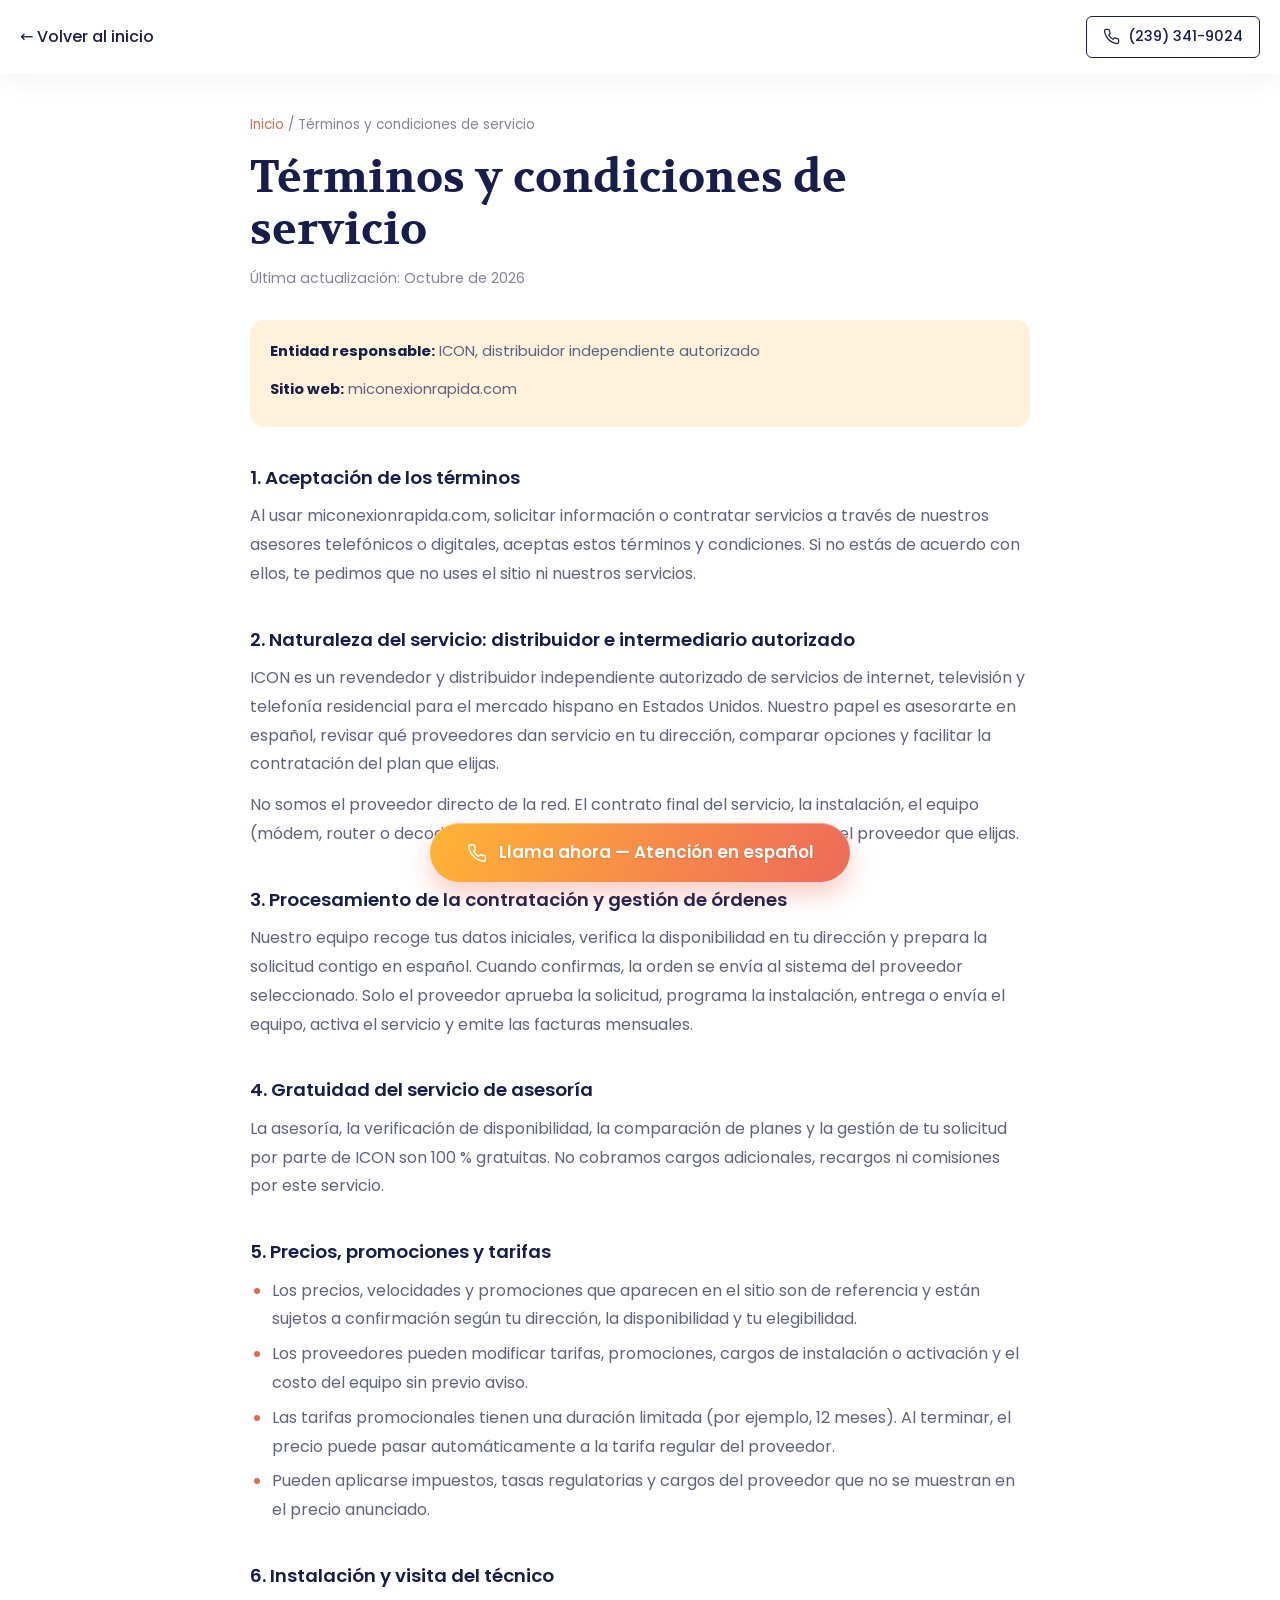
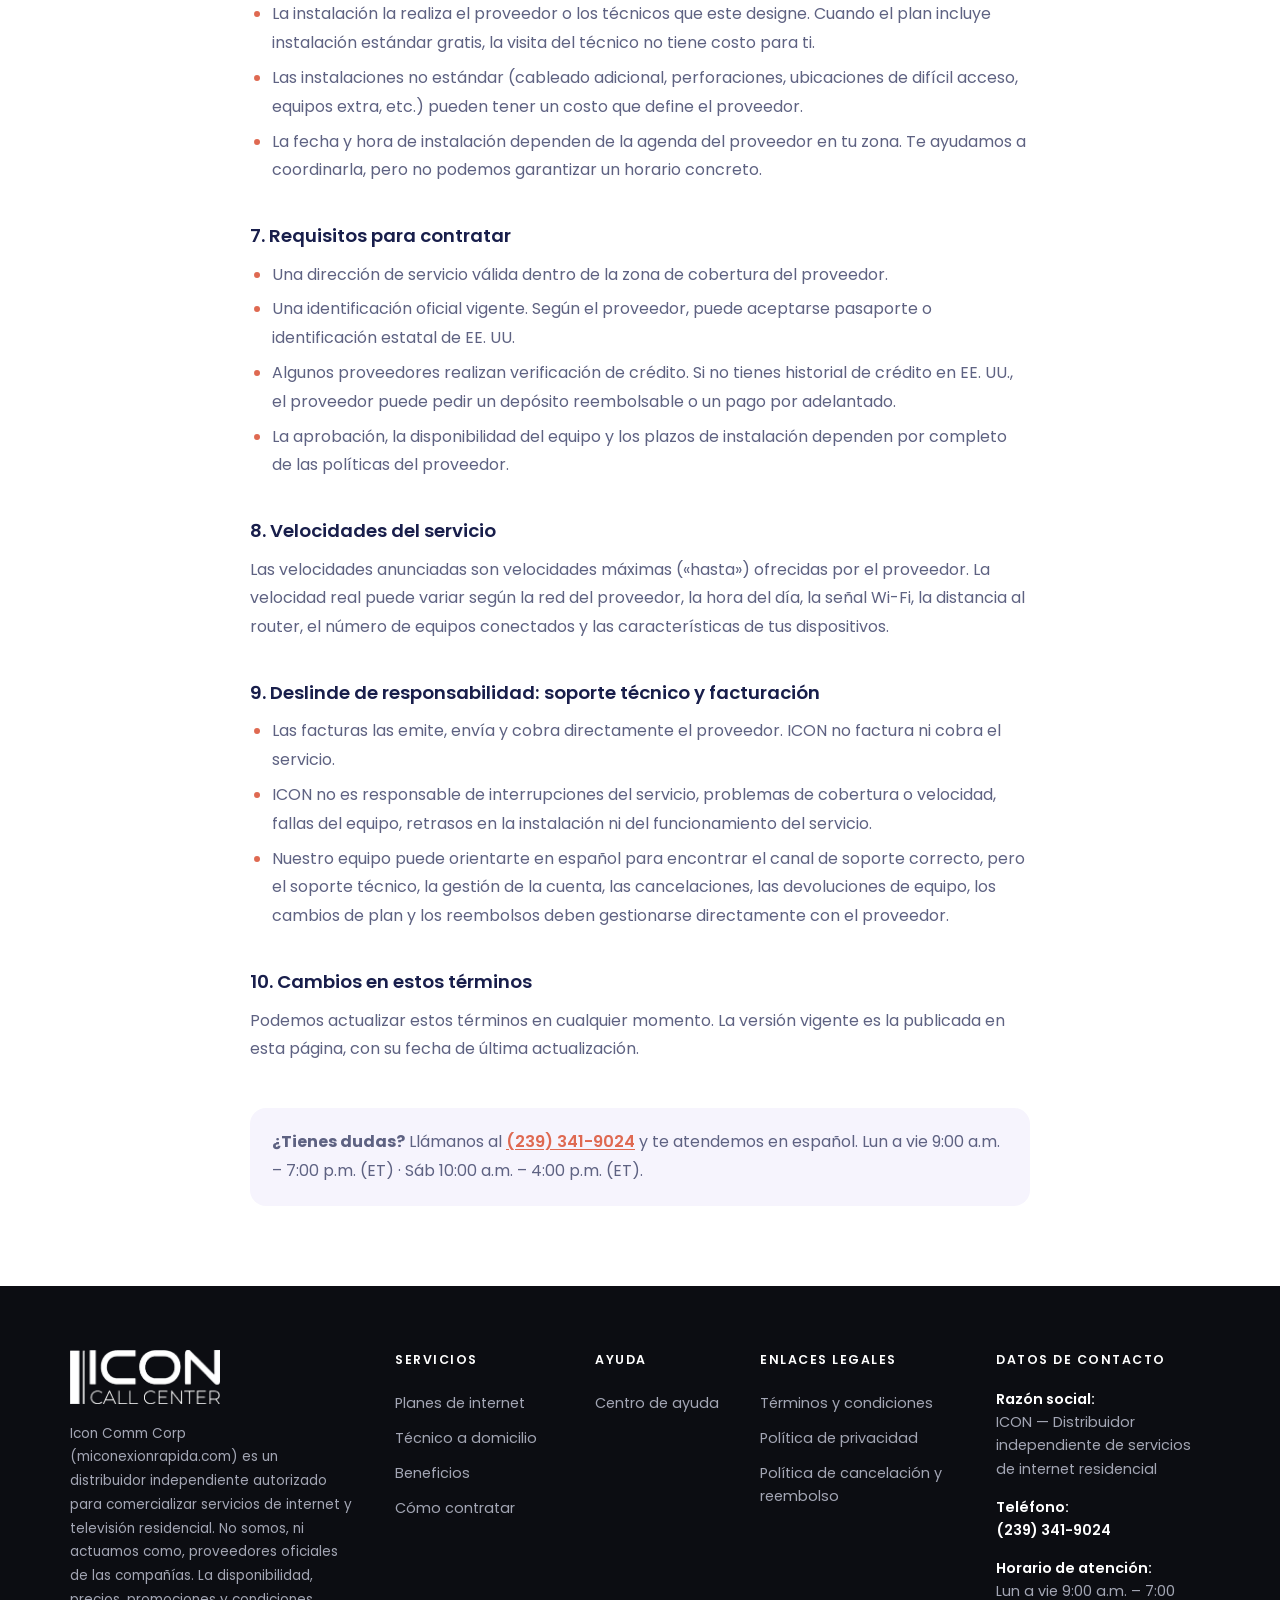
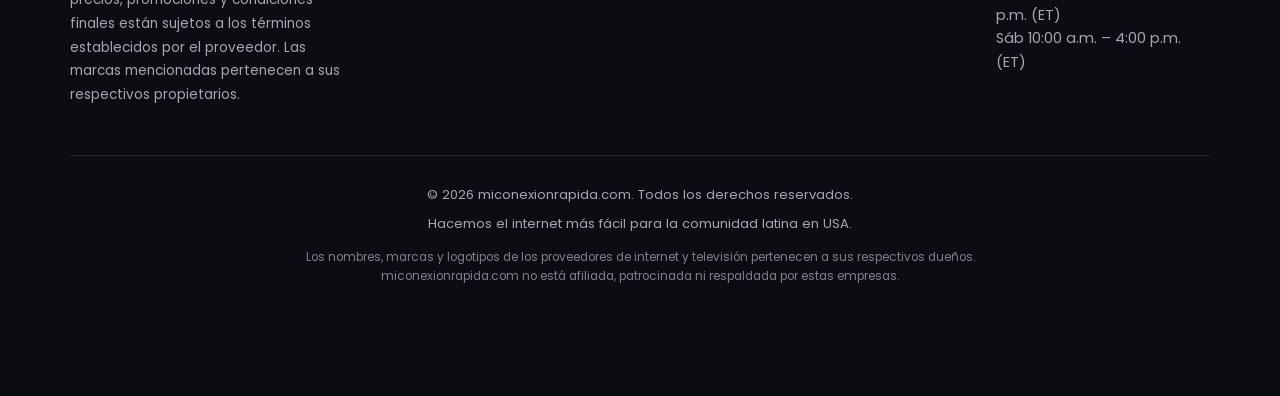
<file: terminos.html>
<!DOCTYPE html>
<html lang="es">
<head>
  <meta charset="UTF-8">
  <meta name="viewport" content="width=device-width, initial-scale=1.0, viewport-fit=cover">
  <meta name="theme-color" content="#ffffff">
  <title>Términos y condiciones de servicio — Mi Conexión Rápida</title>
  <meta name="description" content="Términos y condiciones de miconexionrapida.com, distribuidor independiente de internet residencial.">
  <link rel="canonical" href="https://miconexionrapida.com/terminos.html">
  <link rel="icon" href="img/favicon.svg" type="image/svg+xml">
  <script src="js/ads.js?v=20261014b"></script>
  <link rel="preconnect" href="https://fonts.googleapis.com">
  <link rel="preconnect" href="https://fonts.gstatic.com" crossorigin>
  <link href="https://fonts.googleapis.com/css2?family=Poppins:wght@400;500;600;700&family=Volkhov:wght@400;700&display=swap" rel="stylesheet">
  <link rel="stylesheet" href="css/styles.css?v=20261014d">
</head>
<body class="pagina-legal">

  <header class="header is-scrolled">
    <div class="container header__inner">
      <a href="index.html" class="legal__volver">&larr; Volver al inicio</a>
      <a href="tel:+12393419024" class="btn btn--outline btn--sm legal__llamar" data-tel data-ubicacion="header">
        <svg viewBox="0 0 24 24" aria-hidden="true"><use href="#i-phone"/></svg><span>(239) 341-9024</span>
      </a>
    </div>
  </header>

  <main class="legal">
    <div class="container legal__inner">
      <nav class="legal__migas" aria-label="Ruta"><a href="index.html">Inicio</a> / <span>Términos y condiciones de servicio</span></nav>
      <h1>Términos y condiciones de servicio</h1>
      <p class="legal__fecha">Última actualización: Octubre de 2026</p>

      <ul class="legal__datos">
        <li><strong>Entidad responsable:</strong> ICON, distribuidor independiente autorizado</li>
        <li><strong>Sitio web:</strong> miconexionrapida.com</li>
      </ul>

      <h2>1. Aceptación de los términos</h2>
      <p>Al usar miconexionrapida.com, solicitar información o contratar servicios a través de nuestros asesores
        telefónicos o digitales, aceptas estos términos y condiciones. Si no estás de acuerdo con ellos, te pedimos que no
        uses el sitio ni nuestros servicios.</p>

      <h2>2. Naturaleza del servicio: distribuidor e intermediario autorizado</h2>
      <p>ICON es un revendedor y distribuidor independiente autorizado de servicios de internet, televisión y
        telefonía residencial para el mercado hispano en Estados Unidos. Nuestro papel es asesorarte en español, revisar
        qué proveedores dan servicio en tu dirección, comparar opciones y facilitar la contratación del plan que elijas.</p>
      <p>No somos el proveedor directo de la red. El contrato final del servicio, la instalación, el equipo (módem,
        router o decodificador) y la facturación se establecen entre tú y el proveedor que elijas.</p>

      <h2>3. Procesamiento de la contratación y gestión de órdenes</h2>
      <p>Nuestro equipo recoge tus datos iniciales, verifica la disponibilidad en tu dirección y prepara la solicitud
        contigo en español. Cuando confirmas, la orden se envía al sistema del proveedor seleccionado. Solo el proveedor
        aprueba la solicitud, programa la instalación, entrega o envía el equipo, activa el servicio y emite las facturas
        mensuales.</p>

      <h2>4. Gratuidad del servicio de asesoría</h2>
      <p>La asesoría, la verificación de disponibilidad, la comparación de planes y la gestión de tu solicitud por parte de
        ICON son 100&nbsp;% gratuitas. No cobramos cargos adicionales, recargos ni comisiones por este servicio.</p>

      <h2>5. Precios, promociones y tarifas</h2>
      <ul>
        <li>Los precios, velocidades y promociones que aparecen en el sitio son de referencia y están sujetos a
          confirmación según tu dirección, la disponibilidad y tu elegibilidad.</li>
        <li>Los proveedores pueden modificar tarifas, promociones, cargos de instalación o activación y el costo del
          equipo sin previo aviso.</li>
        <li>Las tarifas promocionales tienen una duración limitada (por ejemplo, 12 meses). Al terminar, el precio puede
          pasar automáticamente a la tarifa regular del proveedor.</li>
        <li>Pueden aplicarse impuestos, tasas regulatorias y cargos del proveedor que no se muestran en el precio
          anunciado.</li>
      </ul>

      <h2>6. Instalación y visita del técnico</h2>
      <ul>
        <li>La instalación la realiza el proveedor o los técnicos que este designe. Cuando el plan incluye instalación
          estándar gratis, la visita del técnico no tiene costo para ti.</li>
        <li>Las instalaciones no estándar (cableado adicional, perforaciones, ubicaciones de difícil acceso, equipos
          extra, etc.) pueden tener un costo que define el proveedor.</li>
        <li>La fecha y hora de instalación dependen de la agenda del proveedor en tu zona. Te ayudamos a coordinarla,
          pero no podemos garantizar un horario concreto.</li>
      </ul>

      <h2>7. Requisitos para contratar</h2>
      <ul>
        <li>Una dirección de servicio válida dentro de la zona de cobertura del proveedor.</li>
        <li>Una identificación oficial vigente. Según el proveedor, puede aceptarse pasaporte o identificación estatal de
          EE.&nbsp;UU.</li>
        <li>Algunos proveedores realizan verificación de crédito. Si no tienes historial de crédito en EE.&nbsp;UU., el
          proveedor puede pedir un depósito reembolsable o un pago por adelantado.</li>
        <li>La aprobación, la disponibilidad del equipo y los plazos de instalación dependen por completo de las políticas
          del proveedor.</li>
      </ul>

      <h2>8. Velocidades del servicio</h2>
      <p>Las velocidades anunciadas son velocidades máximas («hasta») ofrecidas por el proveedor. La velocidad real puede
        variar según la red del proveedor, la hora del día, la señal Wi-Fi, la distancia al router, el número de equipos
        conectados y las características de tus dispositivos.</p>

      <h2>9. Deslinde de responsabilidad: soporte técnico y facturación</h2>
      <ul>
        <li>Las facturas las emite, envía y cobra directamente el proveedor. ICON no factura ni cobra el servicio.</li>
        <li>ICON no es responsable de interrupciones del servicio, problemas de cobertura o velocidad, fallas del
          equipo, retrasos en la instalación ni del funcionamiento del servicio.</li>
        <li>Nuestro equipo puede orientarte en español para encontrar el canal de soporte correcto, pero el soporte
          técnico, la gestión de la cuenta, las cancelaciones, las devoluciones de equipo, los cambios de plan y los
          reembolsos deben gestionarse directamente con el proveedor.</li>
      </ul>

      <h2>10. Cambios en estos términos</h2>
      <p>Podemos actualizar estos términos en cualquier momento. La versión vigente es la publicada en esta página, con
        su fecha de última actualización.</p>
      <aside class="legal__aviso">
        <p><strong>¿Tienes dudas?</strong> Llámanos al <a href="tel:+12393419024" data-tel>(239) 341-9024</a> y te atendemos en español.
          Lun a vie 9:00 a.m. – 7:00 p.m. (ET) · Sáb 10:00 a.m. – 4:00 p.m. (ET).</p>
      </aside>
    </div>
  </main>

  <!-- ============ FOOTER ============ -->
  <footer class="footer">
    <div class="container footer__grid">
      <div class="footer__brand">
        <img class="footer__logo" src="img/logo-blanco.png" alt="Icon Comm Corp" width="615" height="221" loading="lazy">
        <p>Icon Comm Corp (miconexionrapida.com) es un distribuidor independiente autorizado para comercializar servicios
          de internet y televisión residencial. No somos, ni actuamos como, proveedores oficiales de las compañías.
          La disponibilidad, precios, promociones y condiciones finales están sujetos a los términos establecidos por
          el proveedor. Las marcas mencionadas pertenecen a sus respectivos propietarios.</p>
      </div>
      <div>
        <h3>Servicios</h3>
        <ul>
          <li><a href="index.html#planes">Planes de internet</a></li>
          <li><a href="index.html#tecnico">Técnico a domicilio</a></li>
          <li><a href="index.html#beneficios">Beneficios</a></li>
          <li><a href="index.html#contratar">Cómo contratar</a></li>
        </ul>
      </div>
      <div>
        <h3>Ayuda</h3>
        <ul><li><a href="ayuda.html">Centro de ayuda</a></li></ul>
      </div>
      <div>
        <h3>Enlaces legales</h3>
        <ul>
          <li><a href="terminos.html">Términos y condiciones</a></li>
          <li><a href="privacidad.html">Política de privacidad</a></li>
          <li><a href="cancelacion.html">Política de cancelación y reembolso</a></li>
        </ul>
      </div>
      <div class="footer__contacto">
        <h3>Datos de contacto</h3>
        <dl>
          <dt>Razón social:</dt>
          <dd>ICON — Distribuidor independiente de servicios de internet residencial</dd>
          <dt>Teléfono:</dt>
          <dd><a href="tel:+12393419024" data-tel data-tel-numero data-ubicacion="footer">(239) 341-9024</a></dd>
          <dt>Horario de atención:</dt>
          <dd>Lun a vie 9:00 a.m. – 7:00 p.m. (ET)<br>Sáb 10:00 a.m. – 4:00 p.m. (ET)</dd>
        </dl>
      </div>
    </div>
    <div class="container footer__bottom">
      <p>© 2026 miconexionrapida.com. Todos los derechos reservados.</p>
      <p>Hacemos el internet más fácil para la comunidad latina en USA.</p>
      <p class="footer__marcas">Los nombres, marcas y logotipos de los proveedores de internet y televisión pertenecen a sus
        respectivos dueños. miconexionrapida.com no está afiliada, patrocinada ni respaldada por estas empresas.</p>
    </div>
    <div class="container">
      <a href="tel:+12393419024" class="footer__call" data-tel data-ubicacion="barra-footer">
        <svg viewBox="0 0 24 24" aria-hidden="true"><use href="#i-phone"/></svg>
        Llama ahora — Atención en español
      </a>
    </div>
  </footer>

  <svg width="0" height="0" style="position:absolute" aria-hidden="true">
    <symbol id="i-phone" viewBox="0 0 24 24">
      <path d="M22 16.92v3a2 2 0 0 1-2.18 2 19.79 19.79 0 0 1-8.63-3.07 19.5 19.5 0 0 1-6-6 19.79 19.79 0 0 1-3.07-8.67A2 2 0 0 1 4.11 2h3a2 2 0 0 1 2 1.72c.13.96.36 1.9.7 2.81a2 2 0 0 1-.45 2.11L8.09 9.91a16 16 0 0 0 6 6l1.27-1.27a2 2 0 0 1 2.11-.45c.91.34 1.85.57 2.81.7A2 2 0 0 1 22 16.92z" fill="none" stroke="currentColor" stroke-width="1.8" stroke-linecap="round" stroke-linejoin="round"/>
    </symbol>
  </svg>
</body>
</html>
</file>
<file: css/styles.css>
/* ==========================================================
   miconexionrapida.com — Internet residencial (landing para que el cliente llame)
   ========================================================== */
:root {
  --navy: #181E4B;
  --text: #5E6282;
  --muted: #84829A;
  --orange: #DF6951;
  --yellow: #F1A501;
  --grad-cta: linear-gradient(120deg, #FFB534 0%, #F7894A 55%, #EC6A5A 100%);
  --teal: #006380;
  --peach: #FFF1DA;
  --hero-bg: #fdfcf9;   /* el fondo crema de img/hero-viajero.webp */
  --lilac: #DFD7F9;
  --bg: #fff;
  --shadow: 0 100px 80px rgba(0,0,0,.02), 0 30px 40px rgba(0,0,0,.035), 0 10px 20px rgba(0,0,0,.04);
  --radius: 24px;
  --ff-head: "Volkhov", Georgia, serif;
  --ff-body: "Poppins", system-ui, sans-serif;
}

*, *::before, *::after { box-sizing: border-box; margin: 0; padding: 0; }
html { scroll-behavior: smooth; }
body {
  font-family: var(--ff-body);
  color: var(--text);
  background: var(--bg);
  line-height: 1.6;
  overflow-x: hidden;
  -webkit-font-smoothing: antialiased;
}
img { display: block; max-width: 100%; }
a { color: inherit; text-decoration: none; }
button { font: inherit; cursor: pointer; border: 0; background: none; color: inherit; }
ul, ol { list-style: none; }

.container { width: min(1140px, 100% - 32px); margin-inline: auto; }
.section { padding: 100px 0; position: relative; }

/* ---------- Typography helpers ---------- */
.eyebrow {
  font-size: .9rem; font-weight: 600; letter-spacing: .04em;
  text-transform: uppercase; color: var(--text); text-align: center; margin-bottom: 8px;
}
.eyebrow--orange { color: var(--orange); text-align: left; font-weight: 700; }
.eyebrow--left { text-align: left; }
.section__title {
  font-family: var(--ff-head); color: var(--navy);
  font-size: clamp(2rem, 4vw, 3.1rem); line-height: 1.2; text-align: center;
}
.section__title--left { text-align: left; }
.section__head { margin-bottom: 56px; }

/* ---------- Buttons ---------- */
.btn {
  display: inline-flex; align-items: center; justify-content: center;
  padding: 14px 26px; border-radius: 10px; font-weight: 500;
  transition: transform .2s, box-shadow .2s, background .2s;
}
@media (hover: hover) { .btn:hover { transform: translateY(-2px); } }
.btn:active { transform: scale(.98); }
.btn--yellow {
  background: var(--grad-cta); color: #fff; font-weight: 600; text-shadow: 0 1px 2px rgba(160,60,20,.25);
  box-shadow: 0 14px 28px rgba(236,106,90,.28), inset 0 1px 0 rgba(255,255,255,.35);
}
.btn--orange { background: var(--orange); color: #fff; box-shadow: 0 15px 30px rgba(223,105,81,.25); }
.btn--outline { border: 1px solid var(--navy); color: var(--navy); padding: 8px 20px; border-radius: 6px; }
.btn--outline:hover { background: var(--navy); color: #fff; }
.btn svg { width: 20px; height: 20px; flex: none; }
.btn--big { gap: 10px; padding: 18px 30px; font-size: 1.05rem; font-weight: 600; border-radius: 12px; }
.btn--call { gap: 8px; padding: 10px 20px; border-radius: 8px; }
.btn--sm { padding: 7px 16px; font-size: .9rem; }

/* ---------- Header ---------- */
.header {
  position: fixed; inset: 0 0 auto; z-index: 50;
  transition: background .3s, box-shadow .3s, padding .3s;
  padding: 28px 0;
}
.header.is-scrolled { background: rgba(255,255,255,.92); backdrop-filter: blur(10px); box-shadow: 0 4px 30px rgba(24,30,75,.06); padding: 14px 0; }
.header__inner { display: flex; align-items: center; justify-content: space-between; gap: 24px; }
/* El JPEG tiene fondo gris claro: multiply lo funde con el fondo de la cabecera */
.header__logo { display: block; flex: none; }
.header__logo img { display: block; width: 140px; height: auto; mix-blend-mode: multiply; }
.logo { font-family: var(--ff-body); font-weight: 700; font-size: 2rem; color: var(--navy); letter-spacing: -.02em; }
.logo span { color: var(--yellow); }
.nav__list { display: flex; align-items: center; gap: 44px; font-weight: 500; color: var(--navy); }
.nav__list a:not(.btn) { position: relative; }
.nav__list a:not(.btn)::after {
  content: ""; position: absolute; left: 0; bottom: -4px; height: 2px; width: 0;
  background: var(--orange); transition: width .25s;
}
.nav__list a:not(.btn):hover::after { width: 100%; }
.lang { display: inline-flex; align-items: center; gap: 6px; font-weight: 500; color: var(--navy); }

.header__mobile { display: none; align-items: center; }

/* ---------- Hero ---------- */
/* Escritorio: la foto es el fondo, pegada a la derecha y a toda la altura; el texto va en el
   lado izquierdo, que en la foto está libre. isolation: el subrayado (z-index -1) queda
   encima del fondo del hero. */
.hero {
  position: relative; isolation: isolate; overflow: hidden;
  padding: 150px 0 90px; min-height: min(900px, max(680px, 56.25vw));
  display: flex; align-items: center;
  background: var(--hero-bg) url("../img/hero-viajero.webp?v=2") no-repeat right center / auto 100%;
}
.hero > .container, .header > .container { width: min(1240px, 100% - 32px); }
.hero__inner { display: grid; grid-template-columns: minmax(0, 560px) 1fr; align-items: center; gap: 40px; }
.hero__title {
  font-family: var(--ff-head); color: var(--navy);
  font-size: clamp(2.6rem, 5.6vw, 5.2rem); line-height: 1.1; letter-spacing: -.03em; margin: 16px 0 24px;
}
.underline { position: relative; white-space: nowrap; }
.underline::after {
  content: ""; position: absolute; left: 0; right: -6px; bottom: .12em; height: .14em;
  background: var(--orange); border-radius: 50%; transform: rotate(-2deg); z-index: -1;
}
.hero__title { font-size: clamp(2.5rem, 4.6vw, 4.4rem); }
.hero__text { max-width: 500px; font-size: 1.05rem; line-height: 1.8; margin-bottom: 32px; }
.hero__actions { display: flex; align-items: center; gap: 32px; flex-wrap: wrap; }
.hero__tel { margin-top: 22px; font-size: 1rem; }
.hero__tel a { color: var(--navy); font-weight: 700; font-size: 1.25rem; letter-spacing: .01em; }
.hero__tel-icon { display: none; }
.hero__badges { display: flex; flex-wrap: wrap; gap: 10px 22px; margin-top: 26px; font-size: .92rem; font-weight: 500; color: var(--navy); }
.hero__badges li { display: inline-flex; align-items: center; gap: 8px; }
.hero__badges svg { width: 18px; height: 18px; color: #fff; background: var(--teal); border-radius: 50%; padding: 3px; }
.play { display: inline-flex; align-items: center; gap: 18px; color: var(--muted); font-weight: 500; }
.play:hover { color: var(--navy); }
.play__icon svg { color: #fff; }
.play__icon {
  width: 52px; height: 52px; border-radius: 50%; background: var(--orange);
  display: grid; place-items: center;
  box-shadow: 0 15px 30px rgba(223,105,81,.35); position: relative;
}
.play__icon::after {
  content: ""; position: absolute; inset: 0; border-radius: 50%;
  border: 2px solid var(--orange); animation: pulse 2s infinite;
}
@keyframes pulse { to { transform: scale(1.6); opacity: 0; } }

/* La foto en <img> solo se usa en el móvil (en escritorio es el fondo del hero). */
.hero__media { display: none; }
.hero__img { width: 100%; aspect-ratio: 1; object-fit: cover; border-radius: 32px; }
@keyframes float { 50% { transform: translate(8px,-12px) rotate(4deg); } }

/* ---------- Services ---------- */
.dots { position: absolute; width: 140px; height: 120px; background-image: radial-gradient(var(--lilac) 2px, transparent 2px); background-size: 18px 18px; }
.dots--right { top: 60px; right: 4%; }
.services__grid { display: grid; grid-template-columns: repeat(4, 1fr); gap: 32px; }
.service {
  position: relative; text-align: center; padding: 40px 28px; border-radius: 36px; background: #fff;
  transition: box-shadow .3s, transform .3s;
}
.service:hover, .service--featured { box-shadow: var(--shadow); }
.service:hover { transform: translateY(-6px); }
.service__deco {
  position: absolute; left: -32px; bottom: -32px; width: 90px; height: 90px;
  background: var(--orange); border-radius: 30px 0 10px 0; z-index: -1;
}
.service__icon {
  width: 90px; height: 90px; margin: 0 auto 28px; display: grid; place-items: center; position: relative;
}
.service__icon::before { content: ""; position: absolute; top: 0; right: 0; width: 46px; height: 46px; background: var(--peach); border-radius: 18px 0 18px 0; z-index: -1; }
.service__icon svg { width: 64px; height: 64px; color: var(--teal); }
.service h3 { color: #1E1D4C; font-size: 1.15rem; font-weight: 600; margin-bottom: 14px; }
.service p { font-size: .95rem; }

/* ---------- Planes ---------- */
.plans { background: linear-gradient(180deg, #fff, #fdf8ef); }
.plans__grid { display: grid; grid-template-columns: repeat(3, 1fr); gap: 28px; align-items: stretch; }
.plan {
  position: relative; display: flex; flex-direction: column; gap: 14px; padding: 36px 30px 30px;
  background: #fff; border-radius: var(--radius); box-shadow: var(--shadow); border: 1px solid #f1eee8;
  transition: transform .3s;
}
.plan:hover { transform: translateY(-6px); }
.plan--destacado { border: 2px solid var(--orange); }
.plan__tag { position: absolute; top: -14px; left: 50%; transform: translateX(-50%); padding: 5px 16px; border-radius: 999px;
  background: var(--orange); color: #fff; font-size: .8rem; font-weight: 600; white-space: nowrap; }
.plan__nombre { color: var(--navy); font-size: 1.2rem; font-weight: 600; }
.plan__velocidad { font-size: 1rem; }
.plan__velocidad strong { font-family: var(--ff-head); font-size: 2.6rem; color: var(--navy); line-height: 1; }
.plan__precio { font-size: .95rem; }
.plan__precio strong { font-size: 1.8rem; color: var(--orange); }
.plan__incluye { display: grid; gap: 10px; margin: 6px 0 10px; font-size: .95rem; }
.plan__incluye li { display: flex; gap: 10px; align-items: flex-start; }
.plan__incluye svg { width: 18px; height: 18px; flex: none; margin-top: 3px; color: var(--teal); }
.plan__tag--alt { background: var(--yellow); }
.plan__nota { font-size: .8rem; line-height: 1.5; color: var(--muted); margin-top: -6px; }
.plan__btn { margin-top: auto; padding: 14px 20px; border-radius: 10px; gap: 8px; }
.plans__nota { margin-top: 32px; text-align: center; font-size: .95rem; }

/* ---------- Técnico a domicilio ---------- */
.tech__inner { display: grid; grid-template-columns: 1.1fr 1fr; gap: 64px; align-items: center; }
.tech__media { position: relative; }
.tech__media img {
  width: 100%; height: auto; aspect-ratio: 3 / 2; object-fit: cover; object-position: 35% center;
  border-radius: 28px; background: var(--peach); box-shadow: 0 30px 60px rgba(24,30,75,.14);
}
.tech__text { margin: 18px 0 22px; font-size: 1.02rem; line-height: 1.8; }
.tech__list { display: grid; gap: 12px; margin-bottom: 30px; }
.tech__list li { display: flex; gap: 12px; align-items: flex-start; color: var(--navy); font-weight: 500; }
.tech__list svg {
  flex: none; width: 22px; height: 22px; margin-top: 1px; padding: 4px; border-radius: 50%;
  background: var(--teal); color: #fff;
}
.tech__nota { margin-top: 12px; font-size: .78rem; color: var(--muted); }

/* ---------- Booking ---------- */
.booking__inner { display: grid; grid-template-columns: 1fr 1fr; gap: 60px; align-items: center; }
.booking .section__title { margin-bottom: 40px; }
/* Pasos: números grandes en círculo con halo, unidos por una línea ondulada */
.steps-wrap { position: relative; }
.steps__line {
  position: absolute; left: 16.67%; width: 66.66%; top: calc(var(--paso) / 2 - 20px); height: 40px;
  color: var(--orange); opacity: .45;
}
.steps-wrap { --paso: clamp(58px, 16vw, 84px); }
.steps { position: relative; display: grid; grid-template-columns: repeat(3, 1fr); gap: 14px; }
.step { display: flex; flex-direction: column; align-items: center; text-align: center; }
.step__num {
  position: relative; z-index: 1; width: var(--paso); height: var(--paso); border-radius: 50%;
  display: grid; place-items: center; margin-bottom: 22px;
  font-weight: 700; font-size: calc(var(--paso) * .3); letter-spacing: .02em; color: #fff;
  background: linear-gradient(145deg, var(--yellow), var(--orange));
  box-shadow: 0 0 0 7px var(--peach), 0 0 0 8px rgba(223,105,81,.18), 0 16px 30px rgba(223,105,81,.28);
}
.step h3 { display: flex; align-items: baseline; justify-content: center; gap: 6px; font-size: 1rem; font-weight: 600; color: var(--navy); line-height: 1.3; margin-bottom: 6px; }
.step__arrow { color: var(--orange); font-weight: 700; }
.step p { font-size: .88rem; line-height: 1.55; }

.booking__visual { position: relative; display: flex; justify-content: center; padding: 40px 0; }
.booking__visual::before {
  content: ""; position: absolute; width: 380px; height: 380px; border-radius: 50%;
  background: #59B1E6; filter: blur(110px); opacity: .35; top: 0; right: 40px; z-index: -1;
}
.trip-card { width: 370px; max-width: 100%; background: #fff; border-radius: 26px; padding: 24px; box-shadow: var(--shadow); }
.trip-card img { width: 100%; height: auto; border-radius: 24px; aspect-ratio: 16/10; object-fit: cover; object-position: 62% 38%; margin-bottom: 24px; background: var(--peach); }
.trip-card h3 { color: #080809; font-weight: 500; font-size: 1.1rem; margin-bottom: 10px; }
.trip-card__meta { font-size: .9rem; color: var(--muted); margin-bottom: 18px; }
.booking__cta { margin-top: 40px; }
.speed { margin-top: 6px; }
.speed__head { display: flex; justify-content: space-between; align-items: baseline; margin-bottom: 10px; font-size: .9rem; color: var(--muted); }
.speed__head strong { font-family: var(--ff-head); font-size: 1.6rem; color: var(--navy); }
.bar--wide { width: 100%; height: 8px; }
.bar--wide span { background: linear-gradient(90deg, var(--yellow), var(--orange)); transition: width .1s linear; }
.speed__nota { margin-top: 8px; font-size: .75rem; color: var(--muted); }

.ongoing {
  position: absolute; right: -30px; bottom: -6px; display: flex; gap: 14px;
  background: #fff; padding: 16px 22px 18px 16px; border-radius: 18px; box-shadow: var(--shadow);
  animation: float 7s ease-in-out infinite;
}
.ongoing__icon { flex: none; width: 48px; height: 48px; border-radius: 50%; display: grid; place-items: center; background: var(--peach); color: var(--orange); }
.ongoing__icon svg { width: 24px; height: 24px; }
.ongoing__label { font-size: .8rem; color: var(--muted); }
.ongoing__title { color: #080809; font-weight: 500; margin-bottom: 4px; }
.ongoing__progress { font-size: .8rem; margin-bottom: 6px; }
.ongoing__progress strong { color: #8A79DF; font-weight: 500; }
.bar { width: 160px; height: 5px; background: #F5F5F5; border-radius: 4px; overflow: hidden; }
.bar span { display: block; height: 100%; background: #8A79DF; border-radius: 4px; }

/* ---------- Partners ---------- */
.partners { padding: 40px 0 80px; }
.partners__row { display: flex; justify-content: center; align-items: center; flex-wrap: wrap; gap: 16px 24px; }
.partner {
  display: inline-flex; align-items: center; gap: 12px;
  padding: 18px 26px; border-radius: 12px; font-weight: 600; font-size: 1.1rem;
  color: #6b6b6b; opacity: .85; transition: .3s;
}
.partner svg { width: 28px; height: 28px; color: var(--teal); }
.partner:hover, .partner.is-active { opacity: 1; box-shadow: var(--shadow); color: var(--navy); }

/* ---------- Subscribe ---------- */
.subscribe { padding-top: 40px; }
.subscribe__box {
  position: relative; background: rgba(223,215,249,.24); border-radius: 129px 20px 20px 20px;
  padding: 80px 40px; text-align: center; overflow: hidden;
}
.subscribe__box::before, .subscribe__box::after {
  content: ""; position: absolute; border-radius: 50%; border: 1px solid rgba(181,166,229,.35);
}
.subscribe__box::before { width: 400px; height: 400px; left: -200px; bottom: -200px; }
.subscribe__box::after { width: 400px; height: 400px; right: -200px; top: -200px; }
.subscribe__send {
  position: absolute; top: 18px; right: 18px; width: 64px; height: 64px; border-radius: 50%;
  background: linear-gradient(180deg, #747DEF, #5E3BE1); display: grid; place-items: center;
}
.subscribe__send svg { width: 26px; }
.subscribe__send svg { color: #fff; }
.subscribe__box .btn--big { position: relative; z-index: 1; font-size: 1.4rem; padding: 20px 40px; }
.subscribe h2 { max-width: 760px; margin: 0 auto 40px; font-weight: 600; font-size: clamp(1.2rem, 2.2vw, 1.7rem); line-height: 1.6; color: var(--text); }
.subscribe__form { display: flex; justify-content: center; gap: 24px; flex-wrap: wrap; position: relative; z-index: 1; }
.field {
  display: flex; align-items: center; gap: 12px; background: #fff; border-radius: 10px;
  padding: 0 20px; width: 420px; max-width: 100%; height: 64px; color: var(--muted); border: 1px solid transparent;
}
.field:focus-within { border-color: var(--orange); }
.field svg { width: 20px; flex: none; }
.field input { border: 0; outline: 0; font: inherit; width: 100%; color: var(--navy); background: transparent; }
.subscribe__form .btn { height: 64px; padding: 0 44px; }
.subscribe__msg { margin-top: 22px; min-height: 1.6em; font-weight: 500; position: relative; }


/* Puntos de los carruseles: solo se ven en el móvil */
.carrusel-puntos { display: none; justify-content: center; gap: 2px; margin-top: -10px; }
.carrusel-puntos button { width: 30px; height: 30px; position: relative; }
.carrusel-puntos button::after { content: ""; position: absolute; inset: 11px; border-radius: 999px; background: #E2DFEA; transition: background .3s, inset .3s; }
.carrusel-puntos button[aria-current="true"]::after { background: var(--orange); inset: 11px 4px; }
@media (max-width: 860px) { .carrusel-puntos { display: flex; } }


/* ---------- Reveal on scroll ---------- */
.reveal { opacity: 0; transform: translateY(30px); transition: opacity .8s ease, transform .8s ease; }
.reveal.is-visible { opacity: 1; transform: none; }
@media (prefers-reduced-motion: reduce) {
  *, *::before, *::after { animation: none !important; transition: none !important; }
  .reveal { opacity: 1; transform: none; }
}

/* ---------- Responsive ---------- */
@media (max-width: 1024px) {
  .services__grid { grid-template-columns: repeat(2, 1fr); }
  .nav__list { gap: 28px; }
}

@media (max-width: 860px) {
  .section { padding: 72px 0; }
  .header__mobile { display: flex; }
  .nav { display: none; } /* sin menú en el móvil: solo logo y «Llamar» */

  .hero { padding: 110px 0 48px; min-height: 0; display: block; background: var(--hero-bg); }
  .hero__inner, .booking__inner { grid-template-columns: 1fr; }
  .hero__media { display: block; justify-self: center; width: 100%; max-width: 440px; }
  .plans__grid { grid-template-columns: 1fr; max-width: 440px; margin-inline: auto; gap: 34px; }
  .nav__list .btn--call { display: none; }


  .ongoing { right: 0; top: auto; bottom: -10px; }
}

@media (max-width: 560px) {
  .services__grid { grid-template-columns: 1fr; }
  .service__deco { display: none; }
  .partners__row { justify-content: center; }
  .subscribe__box { border-radius: 60px 20px 20px 20px; padding: 72px 20px 48px; }
  .subscribe__form .btn { width: 100%; }
  .ongoing { position: relative; margin-top: -30px; }
  .hero__actions { gap: 22px; }
  .hero__actions .btn--big { width: 100%; }
  .partner { padding: 12px 16px; font-size: 1rem; }
  .booking__visual { flex-direction: column; align-items: center; }
}

/* ==========================================================
   Ajustes de interfaz móvil
   ========================================================== */
@media (max-width: 860px) {
  html { -webkit-text-size-adjust: 100%; }
  body { -webkit-tap-highlight-color: transparent; }
  .section { padding: 56px 0; }
  .section__head { margin-bottom: 32px; }
  .section__title { font-size: clamp(1.7rem, 7vw, 2.3rem); }
  .header { padding: calc(14px + env(safe-area-inset-top)) 0 14px; }
  .header__logo img { width: 110px; }

  /* Áreas de toque de al menos 44px */
  .header__mobile .btn--sm { min-height: 42px; gap: 8px; padding-inline: 16px; }
  .header__mobile .btn--sm svg { width: 17px; height: 17px; }

  /* Hero: un solo botón principal y la foto más compacta */
  .hero { padding-top: calc(96px + env(safe-area-inset-top)); }
  .hero__title { font-size: clamp(2.1rem, 9.5vw, 2.8rem); margin: 10px 0 16px; }
  .hero__text { font-size: 1rem; margin-bottom: 24px; }
  .hero__tel { margin-top: 16px; }
  .hero__badges { margin-top: 18px; }
  /* La foto va al lado del párrafo, dentro de la primera pantalla */
  .hero__inner {
    grid-template-columns: 1fr 42%; column-gap: 14px; row-gap: 0; align-items: center;
    grid-template-areas: "eyebrow eyebrow" "title title" "text media" "tel tel" "badges badges" "actions actions";
  }
  .hero__content { display: contents; }
  .hero__content > .eyebrow { grid-area: eyebrow; }
  .hero__title { grid-area: title; }
  .hero__text { grid-area: text; margin-bottom: 0; font-size: .95rem; line-height: 1.7; }
  .hero__media { grid-area: media; max-width: none; margin: 0; }
  .hero__media { align-self: stretch; position: relative; min-height: 190px; }
  .hero__img { position: absolute; inset: 0; width: 100%; height: 100%; aspect-ratio: auto; border-radius: 22px; object-position: center 20%; }
  /* Teléfono: tarjeta a todo el ancho; toda la tarjeta llama (el enlace la cubre) */
  .hero__tel {
    grid-area: tel; position: relative; display: grid; grid-template-columns: auto 1fr;
    column-gap: 12px; align-items: center; margin-top: 20px; padding: 12px 16px;
    background: #fff; border-radius: 18px; box-shadow: 0 6px 18px rgba(24,30,75,.06);
    font-size: .8rem; line-height: 1.25;
  }
  .hero__tel-icon {
    display: grid; place-items: center; grid-row: 1 / 3; width: 44px; height: 44px;
    border-radius: 50%; background: var(--peach); color: var(--orange);
  }
  .hero__tel-icon svg { width: 20px; height: 20px; }
  .hero__tel a { font-size: clamp(1.1rem, 5.6vw, 1.35rem); white-space: nowrap; }
  .hero__tel a::after { content: ""; position: absolute; inset: 0; border-radius: inherit; }
  /* «Ver planes» se oculta en el móvil: los planes están justo debajo y en el menú */
  .hero__actions { grid-area: actions; margin: 0; }
  .hero__actions .play { display: none; }
  .hero__actions .play {
    gap: 8px; padding: 6px 14px 6px 6px; border-radius: 999px; background: #fff;
    color: var(--navy); font-size: .9rem; box-shadow: 0 6px 18px rgba(24,30,75,.08); min-height: 44px;
    white-space: nowrap;
  }
  .hero__actions .play__icon { width: 34px; height: 34px; box-shadow: none; }
  .hero__actions .play__icon::after { display: none; }
  .hero__actions .play__icon svg { width: 16px; height: 16px; }

  /* Ventajas: tarjeta con 3 columnas iguales */
  .hero__badges {
    grid-area: badges; display: grid; grid-template-columns: repeat(3, 1fr); gap: 8px;
    margin-top: 20px; padding: 14px 10px; background: #fff; border-radius: 18px;
    box-shadow: 0 6px 18px rgba(24,30,75,.06); font-size: .78rem; line-height: 1.35;
  }
  .hero__badges li { flex-direction: column; justify-content: flex-start; gap: 6px; text-align: center; }
  .hero__badges svg { width: 22px; height: 22px; padding: 4px; }

  /* En el móvil el «Llama ahora» es la barra fija de abajo (.footer__call), así que el del hero sobra */
  .hero__actions { display: none; }

  /* Beneficios, planes y usos: carruseles deslizables con la siguiente tarjeta asomando */
  .services__grid, .plans__grid, .partners__row {
    display: flex; gap: 16px; max-width: none;
    overflow-x: auto; scroll-snap-type: x mandatory; overscroll-behavior-x: contain;
    margin-inline: -16px; padding: 22px 16px 28px; scroll-padding-inline: 16px;
    scrollbar-width: none;
  }
  .services__grid::-webkit-scrollbar, .plans__grid::-webkit-scrollbar, .partners__row::-webkit-scrollbar { display: none; }
  .service, .plan { flex: 0 0 min(80%, 320px); scroll-snap-align: start; }
  .service { box-shadow: var(--shadow); padding: 32px 22px; border-radius: 28px; }
  .service__deco { display: none; }
  .services__grid .reveal, .plans__grid .reveal { opacity: 1; transform: none; }
  .plans__nota { margin-top: 12px; }

  .partners { padding: 8px 0 40px; }
  .partners__row { width: auto; flex-wrap: nowrap; justify-content: flex-start; padding-block: 12px 20px; }
  .partner { flex: none; scroll-snap-align: start; background: #fff; box-shadow: var(--shadow); opacity: 1; }


  .booking .section__title { margin-bottom: 28px; }
  .steps { gap: 8px; }
  .booking__cta { width: 100%; margin-top: 28px; }
  .booking__visual { padding: 32px 0 0; }

  .dots { display: none; }

  /* Pasos en el móvil: título compacto, la flecha va pegada al texto */
  .step h3 { display: block; font-size: .9rem; }
  .step__arrow { margin-right: 4px; }
  .step p { font-size: .8rem; }

  /* Técnico a domicilio: foto arriba, texto debajo */
  .tech__inner { grid-template-columns: 1fr; gap: 40px; }
  .tech__inner > * { min-width: 0; }
  .tech__media img { border-radius: 22px; }
  .tech__text { font-size: .98rem; margin: 12px 0 18px; }
  .tech__cta { width: 100%; }

  /* Usos: cinta que se desplaza sola y sin fin (los elementos se duplican en JS) */
  .partners__row.is-marquee {
    width: max-content; overflow: visible; scroll-snap-type: none; margin: 0; padding: 12px 0 20px;
    animation: cinta 28s linear infinite;
  }
  .partners__row.is-marquee:active { animation-play-state: paused; }
  .partners { overflow: hidden; }
  .partners__row.is-marquee .partner { margin-right: 16px; }
  .partners__row.is-marquee { gap: 0; }
  @keyframes cinta { to { transform: translateX(-50%); } }

  /* Que ninguna columna del grid se ensanche más que la pantalla */
  .booking__inner > * { min-width: 0; }
  .trip-card { width: 100%; }
  .ongoing { right: auto; }

  .plan { padding: 30px 22px 24px; }
  .plan__velocidad strong { font-size: 2.3rem; }

  .subscribe { padding-top: 16px; }
  .subscribe__box { padding-top: 84px; }
  .subscribe__send { width: 48px; height: 48px; top: 18px; right: 18px; }
  .subscribe__send svg { width: 22px; }

  .subscribe__box .btn--big { width: 100%; font-size: 1.2rem; padding: 18px 20px; }
}

/* ==========================================================
   Footer (oscuro, como la referencia) y barra «Llama ahora»
   ========================================================== */
.footer { background: #0c0d12; color: #a3a6b4; padding: 64px 0 28px; font-size: .9rem; }
.footer__grid { display: grid; grid-template-columns: 1.6fr .9fr .7fr 1.1fr 1.2fr; gap: 40px; }
.footer__logo { display: block; width: 150px; height: auto; margin-bottom: 18px; }
.footer__brand p { line-height: 1.75; font-size: .85rem; }
.footer h3 { color: #fff; font-size: .78rem; font-weight: 600; letter-spacing: .12em; text-transform: uppercase; margin-bottom: 18px; }
.footer li { margin-bottom: 4px; }
.footer li a { display: inline-block; padding: 4px 0; transition: color .2s; }
.footer a:hover { color: #fff; }
.footer__contacto dt { color: #fff; font-weight: 600; margin-top: 14px; }
.footer__contacto dt:first-child { margin-top: 0; }
.footer__contacto dd { line-height: 1.65; }
.footer__contacto dd a { color: #fff; font-weight: 600; }
.footer__bottom {
  margin-top: 48px; padding-top: 28px; border-top: 1px solid rgba(255,255,255,.1);
  text-align: center; display: grid; gap: 8px; font-size: .82rem;
}
.footer__marcas { max-width: 680px; margin: 6px auto 0; font-size: .74rem; line-height: 1.6; color: #7d8090; }
/* «Llama ahora» fijo abajo en todas las páginas. Va fuera del hero y de los .reveal: un ancestro con
   transform u overflow rompe position: fixed (sobre todo en Safari de iPhone).
   En la portada (escritorio) main.js le pone .is-oculta mientras el botón del hero está a la vista. */
.footer__call {
  position: fixed; z-index: 60; left: 16px; right: 16px; bottom: calc(18px + env(safe-area-inset-bottom));
  display: flex; align-items: center; justify-content: center; gap: 12px;
  margin: 0 auto; max-width: 420px; padding: 16px 20px; border-radius: 999px;
  background: var(--grad-cta); color: #fff; font-weight: 600; font-size: 1.05rem; white-space: nowrap;
  text-shadow: 0 1px 2px rgba(160,60,20,.25);
  box-shadow: 0 12px 26px rgba(236,106,90,.35), inset 0 1px 0 rgba(255,255,255,.35);
  transition: filter .2s, opacity .3s, transform .3s;
}
.footer__call.is-oculta { opacity: 0; transform: translateY(24px); pointer-events: none; }
.footer__call:hover { filter: brightness(1.06); }
.footer { padding-bottom: calc(110px + env(safe-area-inset-bottom)); } /* que la barra no tape el pie */
.footer__call svg { width: 20px; height: 20px; }

@media (max-width: 1024px) {
  .footer__grid { grid-template-columns: 1fr 1fr 1fr; }
  .footer__brand { grid-column: 1 / -1; }
}
@media (max-width: 860px) {
  .footer { padding: 44px 0 calc(100px + env(safe-area-inset-bottom)); }
  /* Móvil: Servicios · Ayuda · Legales en una fila de 3 columnas; texto y contacto a todo el ancho */
  .footer__grid { grid-template-columns: repeat(3, minmax(0, 1fr)); gap: 32px 16px; }
  .footer__brand, .footer__contacto { grid-column: 1 / -1; }
  .footer h3 { font-size: .7rem; letter-spacing: .08em; margin-bottom: 12px; }
  .footer li { margin-bottom: 2px; }
  .footer li a { display: block; padding: 6px 0; font-size: .82rem; line-height: 1.35; }
  .footer__bottom { margin-top: 32px; }
  .footer__call { bottom: calc(14px + env(safe-area-inset-bottom)); gap: 8px; padding: 16px 12px; font-size: clamp(.86rem, 4vw, 1rem); }
}

/* ==========================================================
   Páginas legales y centro de ayuda
   ========================================================== */
.pagina-legal { background: #fff; }
.pagina-legal .header { position: sticky; top: 0; }
.pagina-legal .header__inner { justify-content: space-between; }
.legal__volver { font-weight: 500; color: var(--navy); padding: 10px 0; }
.legal__volver:hover { color: var(--orange); }
.legal__llamar { gap: 8px; min-height: 42px; }
.legal__llamar svg { width: 17px; height: 17px; }
.legal { padding: 40px 0 80px; }
.legal__inner { max-width: 780px; }
.legal__migas { font-size: .85rem; color: var(--muted); margin-bottom: 18px; }
.legal__migas a { color: var(--orange); }
.legal h1 { font-family: var(--ff-head); color: var(--navy); font-size: clamp(1.9rem, 5vw, 2.8rem); line-height: 1.15; }
.legal__fecha { margin: 10px 0 28px; font-size: .88rem; color: var(--muted); }
.legal h2 { font-size: 1.15rem; color: var(--navy); font-weight: 600; margin: 36px 0 10px; }
.legal p, .legal li { line-height: 1.8; }
.legal p + p { margin-top: 12px; }
.legal ul:not(.legal__datos), .legal ol { margin: 10px 0; padding-left: 22px; }
.legal ul:not(.legal__datos) { list-style: disc; }
.legal ol { list-style: decimal; }
.legal li { margin-bottom: 6px; }
.legal li::marker { color: var(--orange); }
.legal main a, .legal p a, .legal li a { color: var(--orange); text-decoration: underline; text-underline-offset: 2px; }
.legal__datos { display: grid; gap: 6px; padding: 18px 20px; border-radius: 14px; background: var(--peach); font-size: .92rem; }
.legal__datos strong { color: var(--navy); }
.legal__intro { font-size: 1.02rem; margin-bottom: 24px; }
.legal__aviso { margin-top: 44px; padding: 20px 22px; border-radius: 16px; background: #f6f4fd; }
.legal__aviso a { font-weight: 600; }

/* Preguntas frecuentes (acordeón) */
.faq { border: 1px solid #ece9f3; border-radius: 14px; margin-bottom: 12px; background: #fff; }
.faq summary {
  list-style: none; cursor: pointer; display: flex; justify-content: space-between; align-items: center; gap: 16px;
  padding: 18px 20px; font-weight: 600; color: var(--navy); min-height: 44px;
}
.faq summary::-webkit-details-marker { display: none; }
.faq summary::after { content: "+"; flex: none; font-size: 1.4rem; line-height: 1; color: var(--orange); transition: transform .2s; }
.faq[open] summary::after { transform: rotate(45deg); }
.faq__r { padding: 0 20px 18px; }
@media (max-width: 860px) {
  .legal { padding: 28px 0 56px; }
  .pagina-legal .header { padding: calc(10px + env(safe-area-inset-top)) 0 10px; }
}
</file>
